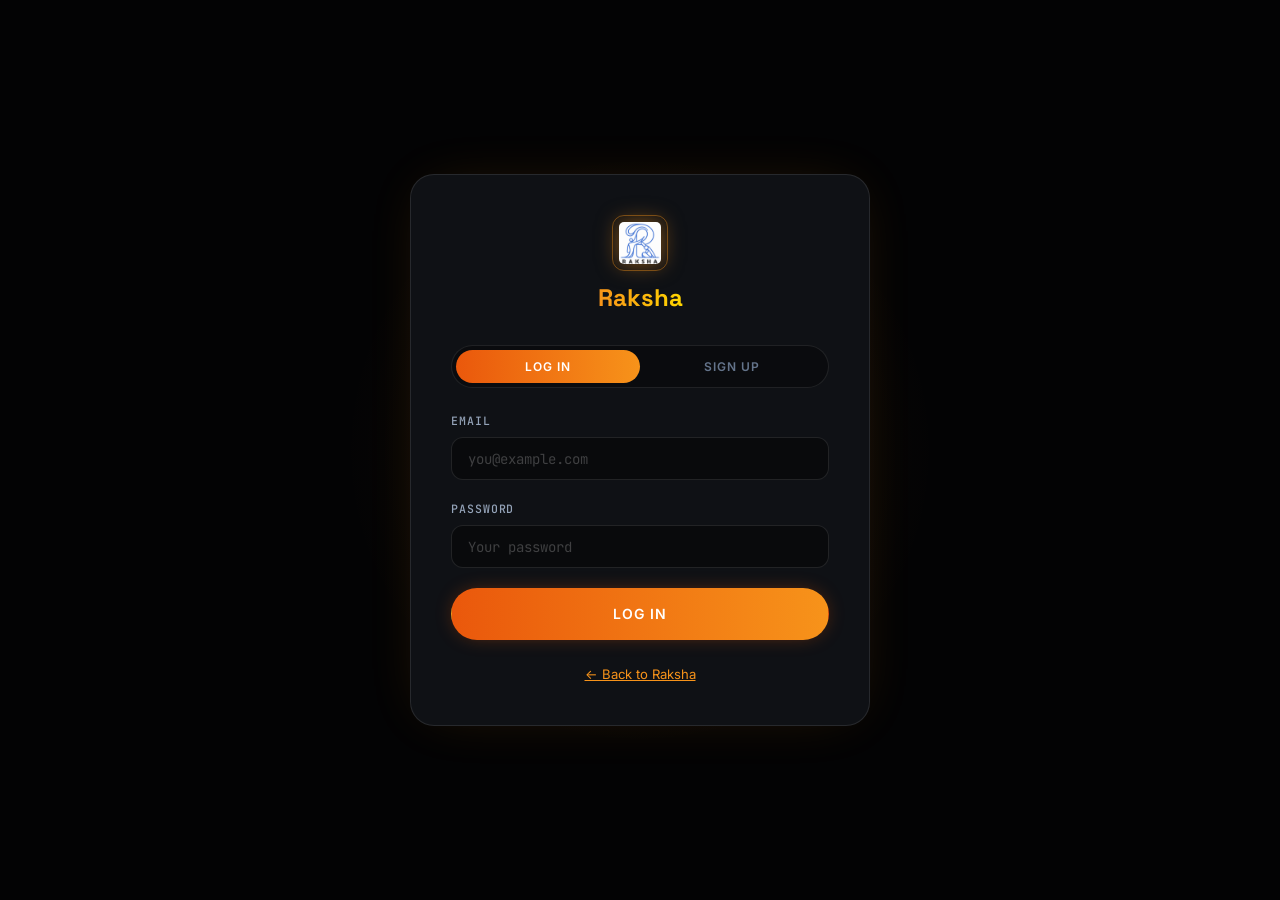
<file: frontend/index.html>
<!DOCTYPE html>
<html lang="en">
<head>
    <meta charset="UTF-8">
    <meta name="viewport" content="width=device-width, initial-scale=1.0">
    <title>Raksha — AI-Powered Humanitarian Resource Platform</title>
    <meta name="description" content="Raksha connects NGOs with skilled volunteers to tackle humanitarian crises through AI-powered resource allocation.">
    <link rel="icon" type="image/png" href="assets/logo.png">
    <link rel="stylesheet" href="css/styles.css">
</head>
<body>
    <!-- Navigation -->
    <nav class="navbar">
        <div class="navbar-content">
            <a href="index.html" class="navbar-brand">
                <img src="assets/logo.png" alt="Raksha">
                Raksha
            </a>
            <div class="menu-toggle" onclick="toggleMenu()">
                <span></span><span></span><span></span>
            </div>
            <ul class="navbar-nav" id="navbarNav">
                <li><a href="index.html" class="active">Home</a></li>
                <li><a href="dashboard.html">Dashboard</a></li>
                <li><a href="upload.html">Upload</a></li>
                <li><a href="map.html">Map</a></li>
                <li><a href="volunteer.html">Volunteers</a></li>
            </ul>
            <div class="navbar-actions" id="navAuth">
                <a href="login.html" class="btn btn-secondary btn-sm">Log in</a>
                <a href="login.html#register" class="btn btn-primary btn-sm">Sign up</a>
            </div>
        </div>
    </nav>

    <!-- Hero Section -->
    <section class="hero" id="hero">
        <div class="hero-content">
            <h1>Protecting Communities Through Intelligent Action</h1>
            <p>Raksha connects humanitarian needs with the right volunteers and resources — powered by AI classification and smart matching.</p>
            <div class="hero-actions">
                <a href="upload.html" class="btn btn-primary btn-lg">📝 Report an Issue</a>
                <a href="dashboard.html" class="btn btn-secondary btn-lg">📊 View Dashboard</a>
            </div>
        </div>
    </section>

    <!-- Stats Overview -->
    <div class="container">
        <div class="stats-grid" id="statsGrid">
            <div class="stat-card">
                <div class="stat-value" id="totalIssues">-</div>
                <div class="stat-label">Total Issues</div>
            </div>
            <div class="stat-card">
                <div class="stat-value" id="pendingIssues">-</div>
                <div class="stat-label">Pending</div>
            </div>
            <div class="stat-card">
                <div class="stat-value" id="highPriority">-</div>
                <div class="stat-label">High Priority</div>
            </div>
            <div class="stat-card">
                <div class="stat-value" id="peopleAffected">-</div>
                <div class="stat-label">People Affected</div>
            </div>
        </div>

        <!-- Features -->
        <h2 class="text-center mb-2">Platform Features</h2>
        <div class="grid grid-3">
            <div class="card feature-card">
                <div class="card-icon">📊</div>
                <h3>Dashboard</h3>
                <p>Real-time overview of all humanitarian issues with urgency levels and priority rankings.</p>
                <a href="dashboard.html" class="btn btn-outline btn-block mt-2 btn-sm">View Dashboard</a>
            </div>
            <div class="card feature-card">
                <div class="card-icon">📍</div>
                <h3>Interactive Map</h3>
                <p>Visualize issues on a map with color-coded markers based on urgency levels.</p>
                <a href="map.html" class="btn btn-outline btn-block mt-2 btn-sm">View Map</a>
            </div>
            <div class="card feature-card">
                <div class="card-icon">📤</div>
                <h3>Quick Upload</h3>
                <p>Upload NGO data via form or CSV. AI automatically classifies and prioritizes issues.</p>
                <a href="upload.html" class="btn btn-outline btn-block mt-2 btn-sm">Upload Data</a>
            </div>
            <div class="card feature-card">
                <div class="card-icon">🤖</div>
                <h3>AI Classification</h3>
                <p>Smart categorization into Water, Food, Healthcare, Shelter, and Education.</p>
            </div>
            <div class="card feature-card">
                <div class="card-icon">👥</div>
                <h3>Volunteer Matching</h3>
                <p>Match volunteers to tasks based on skills and geographic proximity.</p>
                <a href="volunteer.html" class="btn btn-outline btn-block mt-2 btn-sm">Manage Volunteers</a>
            </div>
            <div class="card feature-card">
                <div class="card-icon">📋</div>
                <h3>Task Assignment</h3>
                <p>Assign tasks to volunteers and track completion status in real-time.</p>
            </div>
        </div>

        <!-- Quick Actions -->
        <h2 class="text-center mt-3 mb-2">Quick Actions</h2>
        <div class="grid grid-4">
            <a href="upload.html" class="btn btn-primary btn-lg">📝 Report Issue</a>
            <a href="dashboard.html" class="btn btn-secondary btn-lg">📊 View All Issues</a>
            <a href="map.html" class="btn btn-primary btn-lg">🗺️ View Map</a>
            <a href="volunteer.html" class="btn btn-secondary btn-lg">🤝 Volunteer</a>
        </div>
    </div>

    <!-- Footer -->
    <footer class="footer">
        <p>&copy; 2026 Raksha. AI-powered humanitarian resource allocation.</p>
    </footer>

    <script src="js/auth-guard.js"></script>
    <script>
        function toggleMenu() {
            document.getElementById('navbarNav').classList.toggle('active');
        }

        async function loadStats() {
            try {
                const response = await fetch('http://localhost:8000/issues/stats/summary');
                const data = await response.json();
                if (data.success) {
                    document.getElementById('totalIssues').textContent = data.summary.total_issues;
                    document.getElementById('pendingIssues').textContent = data.summary.pending_issues;
                    document.getElementById('highPriority').textContent = data.summary.high_priority_issues;
                    document.getElementById('peopleAffected').textContent = data.summary.total_people_affected.toLocaleString();
                }
            } catch (error) {
                console.log('Stats unavailable - backend may not be running');
                document.getElementById('totalIssues').textContent = '0';
                document.getElementById('pendingIssues').textContent = '0';
                document.getElementById('highPriority').textContent = '0';
                document.getElementById('peopleAffected').textContent = '0';
            }
        }

        document.addEventListener('DOMContentLoaded', async () => {
            await initAuthGuard(); // blocks if not logged in
            loadStats();
        });
    </script>
</body>
</html>
</file>
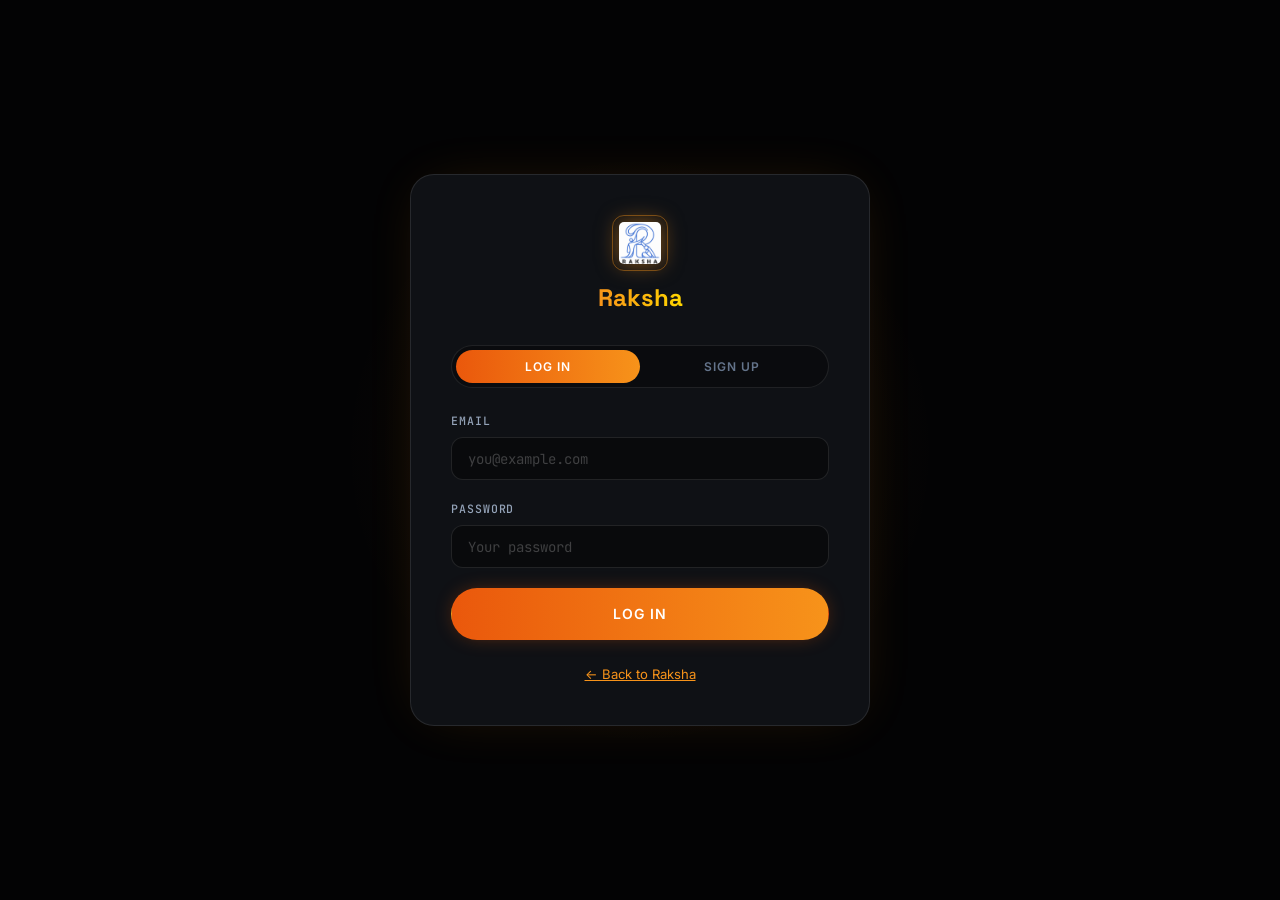
<file: frontend/admin.html>
<!DOCTYPE html>
<html lang="en">
<head>
    <meta charset="UTF-8">
    <meta name="viewport" content="width=device-width, initial-scale=1.0">
    <title>Admin Panel — Raksha</title>
    <link rel="icon" type="image/png" href="assets/logo.png">
    <link rel="stylesheet" href="css/styles.css">
</head>
<body>
    <nav class="navbar">
        <div class="navbar-content">
            <a href="index.html" class="navbar-brand"><img src="assets/logo.png" alt="Raksha">Raksha</a>
            <div class="menu-toggle" onclick="toggleMenu()"><span></span><span></span><span></span></div>
            <ul class="navbar-nav" id="navbarNav">
                <li><a href="index.html">Home</a></li>
                <li><a href="dashboard.html">Dashboard</a></li>
                <li><a href="upload.html">Upload</a></li>
                <li><a href="map.html">Map</a></li>
                <li><a href="volunteer.html">Volunteers</a></li>
                <li><a href="admin.html" class="active">Admin</a></li>
            </ul>
            <div class="navbar-actions">
                <span class="text-muted" id="adminName" style="font-size:0.85rem;"></span>
                <button class="btn btn-secondary btn-sm" onclick="logout()">Log out</button>
            </div>
        </div>
    </nav>

    <div class="container">
        <div class="page-header">
            <h1>Admin Panel</h1>
            <p>Manage users and approve volunteer requests</p>
        </div>

        <!-- Stats -->
        <div class="admin-stats">
            <div class="stat-card">
                <div class="stat-value" id="statTotal">-</div>
                <div class="stat-label">Total Users</div>
            </div>
            <div class="stat-card">
                <div class="stat-value" id="statPending">-</div>
                <div class="stat-label">Pending Approval</div>
            </div>
            <div class="stat-card">
                <div class="stat-value" id="statNGOs">-</div>
                <div class="stat-label">NGOs</div>
            </div>
            <div class="stat-card">
                <div class="stat-value" id="statVolunteers">-</div>
                <div class="stat-label">Volunteers</div>
            </div>
        </div>

        <!-- Pending Approvals -->
        <div class="card mb-2">
            <div class="card-header">
                <h2 class="card-title">⏳ Pending Volunteer Approvals</h2>
                <button class="btn btn-outline btn-sm" onclick="loadPending()">Refresh</button>
            </div>
            <div id="pendingList">
                <div class="text-center text-muted" style="padding:2rem;">
                    <div class="spinner"></div>
                    Loading pending approvals...
                </div>
            </div>
        </div>

        <!-- All Users -->
        <div class="card">
            <div class="card-header">
                <h2 class="card-title">👥 All Users</h2>
                <div class="flex gap-1">
                    <select class="form-control" id="filterRole" onchange="loadUsers()" style="width:auto;">
                        <option value="">All Roles</option>
                        <option value="ngo">NGO</option>
                        <option value="volunteer">Volunteer</option>
                        <option value="admin">Admin</option>
                    </select>
                    <button class="btn btn-outline btn-sm" onclick="loadUsers()">Refresh</button>
                </div>
            </div>
            <div class="table-container">
                <table>
                    <thead>
                        <tr>
                            <th>Name</th><th>Email</th><th>Role</th><th>Status</th><th>Joined</th><th>Actions</th>
                        </tr>
                    </thead>
                    <tbody id="usersTableBody">
                        <tr><td colspan="6" class="text-center"><div class="spinner"></div>Loading users...</td></tr>
                    </tbody>
                </table>
            </div>
        </div>
    </div>

    <footer class="footer">
        <p>&copy; 2026 Raksha. AI-powered humanitarian resource allocation.</p>
    </footer>

    <script src="js/auth-guard.js"></script>
    <script>
        const API_BASE = 'http://localhost:8000';
        let token = localStorage.getItem('raksha_token');
        let user = JSON.parse(localStorage.getItem('raksha_user') || '{}');

        // Guard: verify admin with backend, not just localStorage
        document.addEventListener('DOMContentLoaded', async () => {
            await initAuthGuard(['admin']);
            user = window.RakshaAuth.getUser() || {};
            token = window.RakshaAuth.getToken();
            if (user.display_name) document.getElementById('adminName').textContent = user.display_name;
            loadPending();
            loadUsers();
        });

        function toggleMenu() { document.getElementById('navbarNav').classList.toggle('active'); }
        function logout() {
            localStorage.removeItem('raksha_user');
            localStorage.removeItem('raksha_token');
            window.location.href = 'login.html';
        }

        async function authFetch(url, opts = {}) {
            opts.headers = { ...opts.headers, 'Authorization': 'Bearer ' + token, 'Content-Type': 'application/json' };
            const res = await fetch(url, opts);
            if (res.status === 401 || res.status === 403) { logout(); return null; }
            return res.json();
        }

        async function loadPending() {
            const data = await authFetch(`${API_BASE}/admin/pending-volunteers`);
            const list = document.getElementById('pendingList');
            if (!data || !data.volunteers || data.volunteers.length === 0) {
                list.innerHTML = '<p class="text-center text-muted" style="padding:2rem;">No pending approvals 🎉</p>';
                return;
            }
            list.innerHTML = data.volunteers.map(v => `
                <div class="approval-card">
                    <div class="approval-header">
                        <div>
                            <div class="approval-name">${v.display_name || 'Unknown'}</div>
                            <div class="approval-email">${v.email}</div>
                        </div>
                        <span class="badge badge-pending">Pending</span>
                    </div>
                    <div class="approval-meta">
                        <span class="approval-meta-item">📊 ${v.experience_level || 'N/A'}</span>
                        <span class="approval-meta-item">📅 ${v.created_at ? new Date(v.created_at).toLocaleDateString() : 'N/A'}</span>
                    </div>
                    <div class="approval-skills">
                        ${(v.skills || []).map(s => `<span class="skill-tag">${s}</span>`).join('')}
                    </div>
                    <div class="approval-actions">
                        <button class="btn btn-success btn-sm" onclick="approveUser('${v.id}')">✅ Approve</button>
                        <button class="btn btn-danger btn-sm" onclick="rejectUser('${v.id}')">❌ Reject</button>
                    </div>
                </div>
            `).join('');
        }

        async function loadUsers() {
            const role = document.getElementById('filterRole').value;
            const params = role ? `?role=${role}` : '';
            const data = await authFetch(`${API_BASE}/admin/users${params}`);
            if (!data) return;

            document.getElementById('statTotal').textContent = data.total || 0;
            document.getElementById('statPending').textContent = data.users ? data.users.filter(u => u.status === 'pending').length : 0;
            document.getElementById('statNGOs').textContent = data.users ? data.users.filter(u => u.role === 'ngo').length : 0;
            document.getElementById('statVolunteers').textContent = data.users ? data.users.filter(u => u.role === 'volunteer').length : 0;

            const tbody = document.getElementById('usersTableBody');
            if (!data.users || data.users.length === 0) {
                tbody.innerHTML = '<tr><td colspan="6" class="text-center text-muted">No users found</td></tr>';
                return;
            }
            tbody.innerHTML = data.users.map(u => `
                <tr>
                    <td>${u.display_name || '-'}</td>
                    <td>${u.email}</td>
                    <td><span class="badge badge-${u.role === 'admin' ? 'assigned' : u.role === 'ngo' ? 'pending' : 'low'}">${u.role}</span></td>
                    <td><span class="badge badge-${u.status === 'approved' ? 'success' : u.status === 'pending' ? 'warning' : 'high'}">${u.status}</span></td>
                    <td>${u.created_at ? new Date(u.created_at).toLocaleDateString() : '-'}</td>
                    <td>
                        ${u.status === 'pending' ? `<button class="btn btn-success btn-sm" onclick="approveUser('${u.id}')">Approve</button>` : ''}
                        ${u.role !== 'admin' ? `<button class="btn btn-danger btn-sm" onclick="rejectUser('${u.id}')">Remove</button>` : ''}
                    </td>
                </tr>
            `).join('');
        }

        async function approveUser(userId) {
            if (!confirm('Approve this volunteer?')) return;
            await authFetch(`${API_BASE}/admin/approve/${userId}`, { method: 'POST' });
            loadPending();
            loadUsers();
        }

        async function rejectUser(userId) {
            if (!confirm('Reject/remove this user?')) return;
            await authFetch(`${API_BASE}/admin/reject/${userId}`, { method: 'POST' });
            loadPending();
            loadUsers();
        }

        // Init is handled by DOMContentLoaded above
    </script>
</body>
</html>
</file>
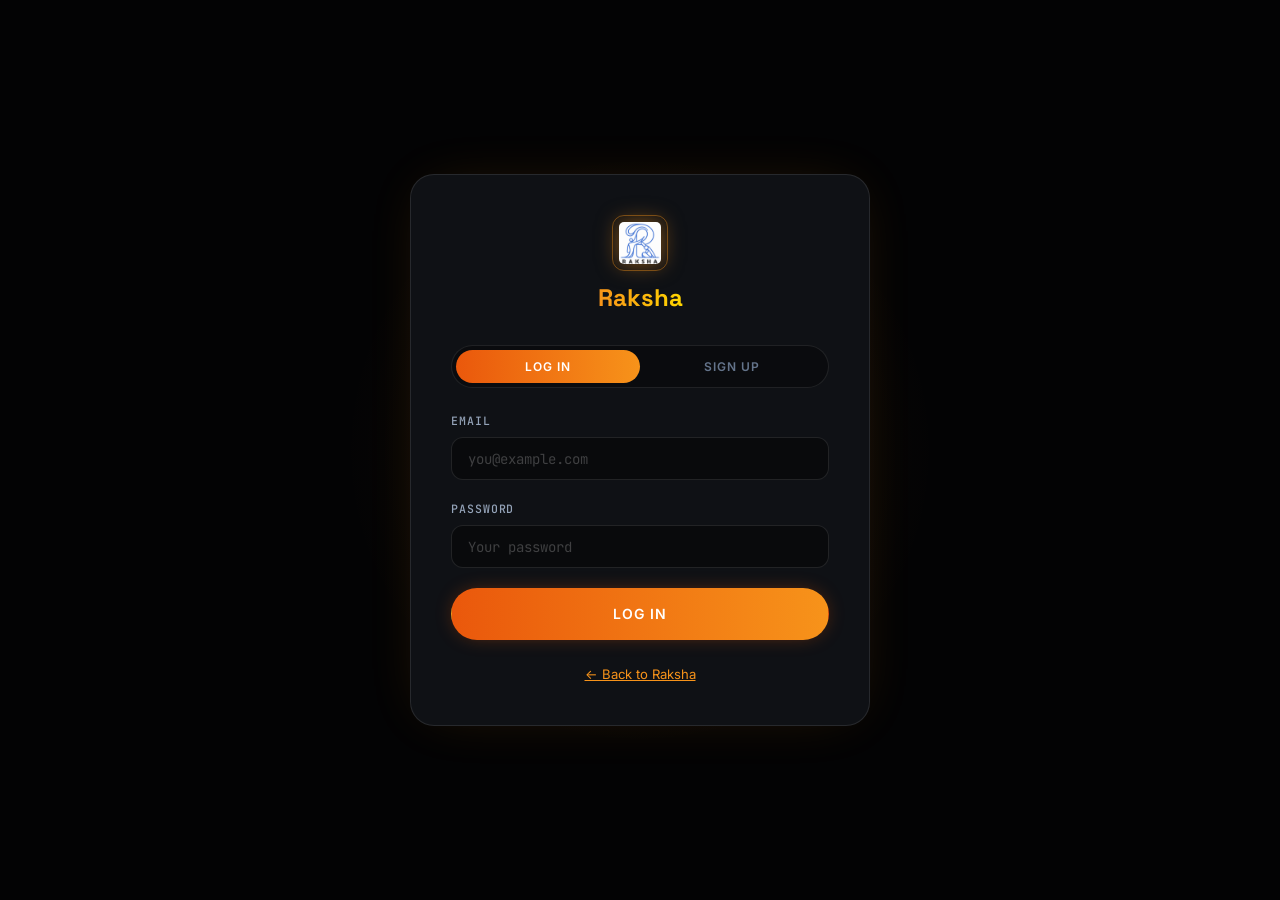
<file: frontend/dashboard.html>
<!DOCTYPE html>
<html lang="en">
<head>
    <meta charset="UTF-8">
    <meta name="viewport" content="width=device-width, initial-scale=1.0">
    <title>Dashboard — Raksha</title>
    <meta name="description" content="Monitor and manage all humanitarian issues on the Raksha platform.">
    <link rel="icon" type="image/png" href="assets/logo.png">
    <link rel="stylesheet" href="css/styles.css">
</head>
<body>
    <nav class="navbar">
        <div class="navbar-content">
            <a href="index.html" class="navbar-brand">
                <img src="assets/logo.png" alt="Raksha">Raksha
            </a>
            <div class="menu-toggle" onclick="toggleMenu()"><span></span><span></span><span></span></div>
            <ul class="navbar-nav" id="navbarNav">
                <li><a href="index.html">Home</a></li>
                <li><a href="dashboard.html" class="active">Dashboard</a></li>
                <li><a href="upload.html">Upload</a></li>
                <li><a href="map.html">Map</a></li>
                <li><a href="ngo.html">NGO Portal</a></li>
                <li><a href="volunteer.html">Volunteers</a></li>
            </ul>
            <div class="navbar-actions" id="navAuth">
                <a href="login.html" class="btn btn-secondary btn-sm">Log in</a>
            </div>
        </div>
    </nav>

    <div class="container">
        <div class="page-header">
            <h1>Issue Dashboard</h1>
            <p>Monitor and manage all humanitarian issues</p>
        </div>

        <!-- Filters -->
        <div class="card mb-2">
            <div class="grid grid-4">
                <div class="form-group">
                    <label class="form-label">Status</label>
                    <select class="form-control" id="filterStatus" onchange="applyFilters()">
                        <option value="">All Status</option>
                        <option value="pending">Pending</option>
                        <option value="assigned">Assigned</option>
                        <option value="completed">Completed</option>
                    </select>
                </div>
                <div class="form-group">
                    <label class="form-label">Category</label>
                    <select class="form-control" id="filterCategory" onchange="applyFilters()">
                        <option value="">All Categories</option>
                        <option value="Water">Water</option>
                        <option value="Food">Food</option>
                        <option value="Healthcare">Healthcare</option>
                        <option value="Shelter">Shelter</option>
                        <option value="Education">Education</option>
                    </select>
                </div>
                <div class="form-group">
                    <label class="form-label">Priority</label>
                    <select class="form-control" id="filterPriority" onchange="applyFilters()">
                        <option value="">All Priorities</option>
                        <option value="High">High</option>
                        <option value="Medium">Medium</option>
                        <option value="Low">Low</option>
                    </select>
                </div>
                <div class="form-group">
                    <label class="form-label">&nbsp;</label>
                    <button class="btn btn-primary btn-block" onclick="loadIssues()">Refresh</button>
                </div>
            </div>
        </div>

        <!-- Issues Table -->
        <div class="table-container">
            <table>
                <thead>
                    <tr>
                        <th>Location</th>
                        <th>Issue</th>
                        <th>Category</th>
                        <th>People</th>
                        <th>Urgency</th>
                        <th>Priority</th>
                        <th>Status</th>
                        <th>Photo</th>
                        <th>Accessibility</th>
                        <th>Actions</th>
                    </tr>
                </thead>
                <tbody id="issuesTableBody">
                    <tr>
                        <td colspan="10" class="text-center">
                            <div class="spinner"></div>
                            Loading issues...
                        </td>
                    </tr>
                </tbody>
            </table>
        </div>
    </div>

    <footer class="footer">
        <p>&copy; 2026 Raksha. AI-powered humanitarian resource allocation.</p>
    </footer>

    <script src="js/auth-guard.js"></script>
    <script src="js/api.js"></script>
    <script src="js/dashboard.js"></script>
    <script>
        document.addEventListener('DOMContentLoaded', async () => {
            await initAuthGuard();
            loadIssues();
        });
    </script>
</body>
</html>
</file>
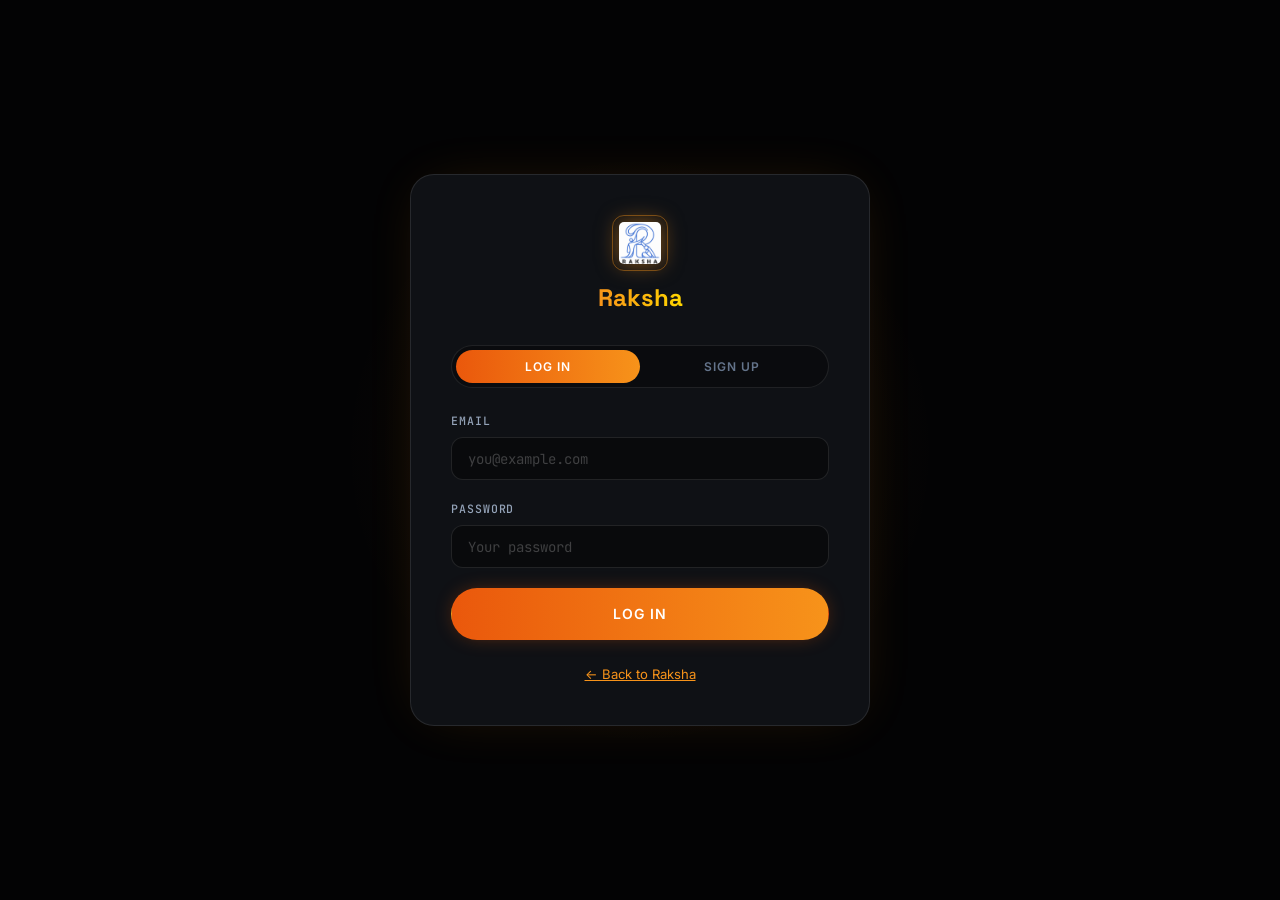
<file: frontend/login.html>
<!DOCTYPE html>
<html lang="en">
<head>
    <meta charset="UTF-8">
    <meta name="viewport" content="width=device-width, initial-scale=1.0">
    <title>Login — Raksha</title>
    <meta name="description" content="Sign in or create your Raksha account to access the humanitarian resource platform.">
    <link rel="icon" type="image/png" href="assets/logo.png">
    <link rel="stylesheet" href="css/styles.css">
</head>
<body>
    <div class="auth-page">
        <div class="auth-card">
            <div class="auth-logo">
                <img src="assets/logo.png" alt="Raksha">
                <h1>Raksha</h1>
            </div>

            <!-- Tabs -->
            <div class="auth-tabs" id="authTabs">
                <button class="auth-tab active" onclick="switchTab('login')">Log In</button>
                <button class="auth-tab" onclick="switchTab('register')">Sign Up</button>
            </div>

            <!-- Login Form -->
            <form id="loginForm" onsubmit="handleLogin(event)">
                <div class="form-group">
                    <label class="form-label" for="loginEmail">Email</label>
                    <input type="email" id="loginEmail" class="form-control" placeholder="you@example.com" required>
                </div>
                <div class="form-group">
                    <label class="form-label" for="loginPassword">Password</label>
                    <input type="password" id="loginPassword" class="form-control" placeholder="Your password" required>
                </div>
                <div id="loginError" class="alert alert-error hidden"></div>
                <button type="submit" class="btn btn-primary btn-block btn-lg" id="loginBtn">Log In</button>
            </form>

            <!-- Register Form -->
            <form id="registerForm" class="hidden" onsubmit="handleRegister(event)">
                <div class="form-group">
                    <label class="form-label" for="regName">Full Name</label>
                    <input type="text" id="regName" class="form-control" placeholder="John Doe" required>
                </div>
                <div class="form-group">
                    <label class="form-label" for="regEmail">Email</label>
                    <input type="email" id="regEmail" class="form-control" placeholder="you@example.com" required>
                </div>
                <div class="form-group">
                    <label class="form-label" for="regPassword">Password</label>
                    <input type="password" id="regPassword" class="form-control" placeholder="Min 6 characters" minlength="6" required>
                </div>

                <!-- Role Selector -->
                <label class="form-label">I am a...</label>
                <div class="role-selector" id="roleSelector">
                    <div class="role-option active" onclick="selectRole('ngo')" id="roleNgo">
                        <div class="role-icon">🏢</div>
                        <div class="role-label">NGO</div>
                        <div class="role-desc">Report issues & request help</div>
                    </div>
                    <div class="role-option" onclick="selectRole('volunteer')" id="roleVolunteer">
                        <div class="role-icon">🤝</div>
                        <div class="role-label">Volunteer</div>
                        <div class="role-desc">Offer skills & help communities</div>
                    </div>
                </div>

                <!-- NGO fields -->
                <div id="ngoFields">
                    <div class="form-group">
                        <label class="form-label" for="orgName">Organization Name</label>
                        <input type="text" id="orgName" class="form-control" placeholder="Your NGO name">
                    </div>
                    <div class="form-group">
                        <label class="form-label" for="regNumber">Registration Number</label>
                        <input type="text" id="regNumber" class="form-control" placeholder="NGO registration ID">
                    </div>
                </div>

                <!-- Volunteer fields -->
                <div id="volunteerFields" class="hidden">
                    <div class="form-group">
                        <label class="form-label" for="volSkillsReg">Skills (comma-separated)</label>
                        <input type="text" id="volSkillsReg" class="form-control" placeholder="medical, teaching, plumbing">
                    </div>
                    <div class="form-group">
                        <label class="form-label" for="expLevel">Experience Level</label>
                        <select class="form-control" id="expLevel">
                            <option value="beginner">Beginner</option>
                            <option value="intermediate">Intermediate</option>
                            <option value="expert">Expert</option>
                        </select>
                    </div>
                </div>

                <div id="registerError" class="alert alert-error hidden"></div>
                <button type="submit" class="btn btn-primary btn-block btn-lg" id="registerBtn">Create Account</button>
            </form>

            <div class="auth-footer">
                <a href="index.html">← Back to Raksha</a>
            </div>
        </div>
    </div>

    <script>
        const API_BASE = 'http://localhost:8000';
        let selectedRole = 'ngo';

        // Check hash for initial tab
        if (window.location.hash === '#register') switchTab('register');

        function switchTab(tab) {
            const tabs = document.querySelectorAll('.auth-tab');
            tabs[0].classList.toggle('active', tab === 'login');
            tabs[1].classList.toggle('active', tab === 'register');
            document.getElementById('loginForm').classList.toggle('hidden', tab !== 'login');
            document.getElementById('registerForm').classList.toggle('hidden', tab !== 'register');
            // Clear errors
            document.getElementById('loginError').classList.add('hidden');
            document.getElementById('registerError').classList.add('hidden');
        }

        function selectRole(role) {
            selectedRole = role;
            document.getElementById('roleNgo').classList.toggle('active', role === 'ngo');
            document.getElementById('roleVolunteer').classList.toggle('active', role === 'volunteer');
            document.getElementById('ngoFields').classList.toggle('hidden', role !== 'ngo');
            document.getElementById('volunteerFields').classList.toggle('hidden', role !== 'volunteer');
        }

        function showError(elemId, msg) {
            const el = document.getElementById(elemId);
            el.textContent = msg;
            el.classList.remove('hidden');
        }

        function validateEmail(email) {
            const emailRegex = /^[^\s@]+@[^\s@]+\.[^\s@]+$/;
            return emailRegex.test(email);
        }

        function validateLoginForm() {
            const email = document.getElementById('loginEmail').value.trim();
            const password = document.getElementById('loginPassword').value;

            if (!email) {
                showError('loginError', 'Email is required');
                return false;
            }
            if (!validateEmail(email)) {
                showError('loginError', 'Please enter a valid email address');
                return false;
            }
            if (!password) {
                showError('loginError', 'Password is required');
                return false;
            }
            if (password.length < 6) {
                showError('loginError', 'Password must be at least 6 characters');
                return false;
            }
            return true;
        }

        function validateRegisterForm() {
            const name = document.getElementById('regName').value.trim();
            const email = document.getElementById('regEmail').value.trim();
            const password = document.getElementById('regPassword').value;

            if (!name) {
                showError('registerError', 'Full name is required');
                return false;
            }
            if (name.length < 2) {
                showError('registerError', 'Full name must be at least 2 characters');
                return false;
            }
            if (!email) {
                showError('registerError', 'Email is required');
                return false;
            }
            if (!validateEmail(email)) {
                showError('registerError', 'Please enter a valid email address');
                return false;
            }
            if (!password) {
                showError('registerError', 'Password is required');
                return false;
            }
            if (password.length < 6) {
                showError('registerError', 'Password must be at least 6 characters');
                return false;
            }

            if (selectedRole === 'ngo') {
                const orgName = document.getElementById('orgName').value.trim();
                if (!orgName) {
                    showError('registerError', 'Organization name is required');
                    return false;
                }
            }

            return true;
        }

        async function handleLogin(e) {
            e.preventDefault();
            document.getElementById('loginError').classList.add('hidden');

            // Validate form
            if (!validateLoginForm()) {
                return;
            }

            const btn = document.getElementById('loginBtn');
            btn.textContent = 'Logging in...';
            btn.disabled = true;

            try {
                const res = await fetch(`${API_BASE}/auth/login`, {
                    method: 'POST',
                    headers: { 'Content-Type': 'application/json' },
                    body: JSON.stringify({
                        email: document.getElementById('loginEmail').value.trim(),
                        password: document.getElementById('loginPassword').value
                    })
                });
                const data = await res.json();
                if (!res.ok) throw new Error(data.detail || 'Login failed');

                // Store session
                localStorage.setItem('raksha_user', JSON.stringify(data.user));
                localStorage.setItem('raksha_token', data.token);

                // Redirect based on role
                if (data.user.role === 'admin') {
                    window.location.href = 'admin.html';
                } else if (data.user.status === 'pending') {
                    window.location.href = 'pending.html';
                } else {
                    window.location.href = 'dashboard.html';
                }
            } catch (err) {
                showError('loginError', err.message);
            } finally {
                btn.textContent = 'Log In';
                btn.disabled = false;
            }
        }

        async function handleRegister(e) {
            e.preventDefault();
            document.getElementById('registerError').classList.add('hidden');

            // Validate form
            if (!validateRegisterForm()) {
                return;
            }

            const btn = document.getElementById('registerBtn');
            btn.textContent = 'Creating account...';
            btn.disabled = true;

            const payload = {
                email: document.getElementById('regEmail').value.trim(),
                password: document.getElementById('regPassword').value,
                display_name: document.getElementById('regName').value.trim(),
                role: selectedRole
            };

            if (selectedRole === 'ngo') {
                payload.organization_name = document.getElementById('orgName').value.trim();
                payload.registration_number = document.getElementById('regNumber').value.trim();
            } else {
                payload.skills = document.getElementById('volSkillsReg').value
                    .split(',').map(s => s.trim()).filter(Boolean);
                payload.experience_level = document.getElementById('expLevel').value;
            }

            try {
                const res = await fetch(`${API_BASE}/auth/register`, {
                    method: 'POST',
                    headers: { 'Content-Type': 'application/json' },
                    body: JSON.stringify(payload)
                });
                const data = await res.json();
                if (!res.ok) throw new Error(data.detail || 'Registration failed');

                localStorage.setItem('raksha_user', JSON.stringify(data.user));
                localStorage.setItem('raksha_token', data.token);

                if (data.user.status === 'pending') {
                    window.location.href = 'pending.html';
                } else {
                    window.location.href = 'dashboard.html';
                }
            } catch (err) {
                showError('registerError', err.message);
            } finally {
                btn.textContent = 'Create Account';
                btn.disabled = false;
            }
        }
    </script>
</body>
</html>
</file>
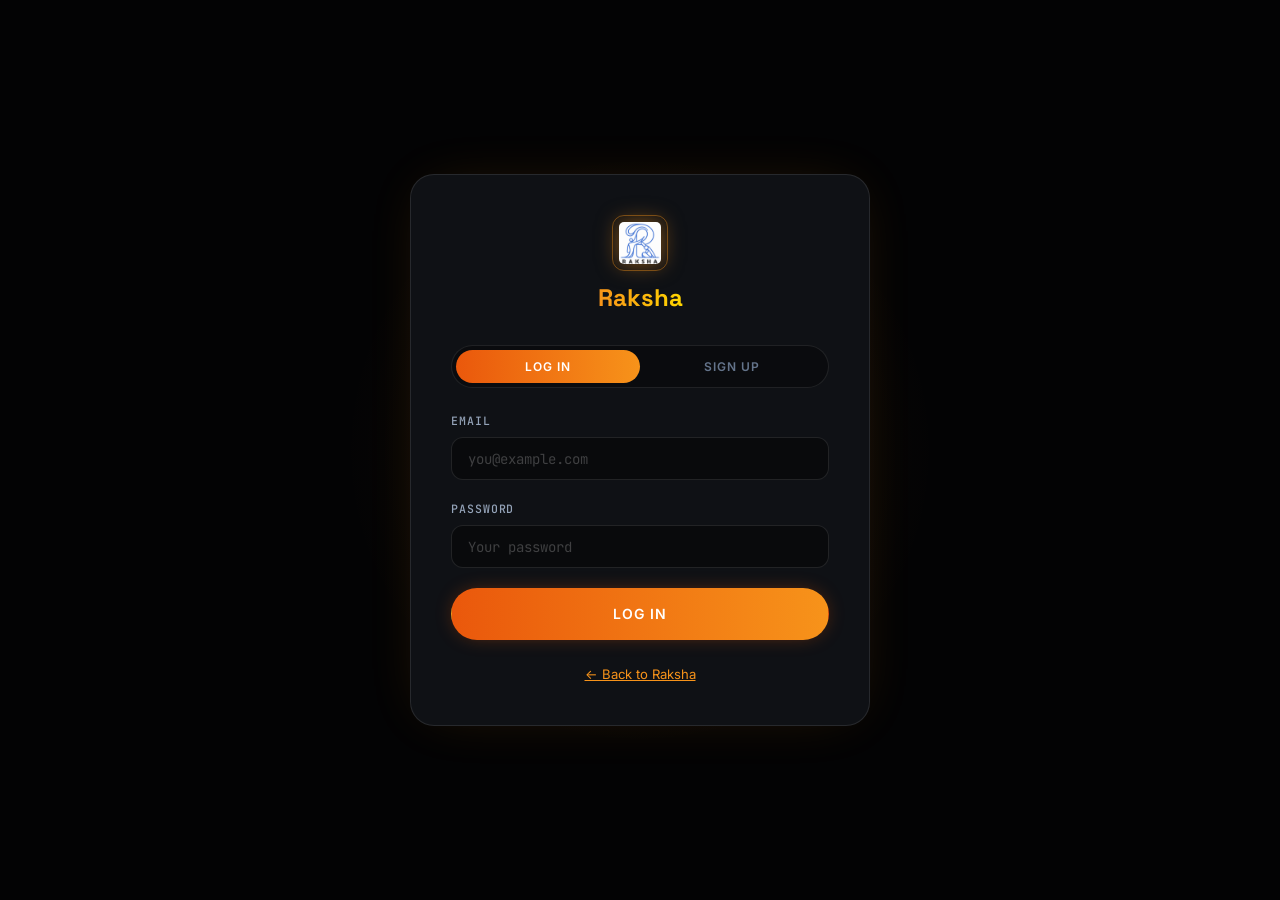
<file: frontend/ngo.html>
<!DOCTYPE html>
<html lang="en">
<head>
    <meta charset="UTF-8">
    <meta name="viewport" content="width=device-width, initial-scale=1.0">
    <title>NGO Portal — Raksha</title>
    <meta name="description" content="NGO portal — assign tasks to volunteers and add new volunteers directly.">
    <link rel="icon" type="image/png" href="assets/logo.png">
    <link rel="stylesheet" href="css/styles.css">
    <style>
        /* ── NGO Portal Extras ── */
        .ngo-hero {
            background: linear-gradient(135deg, #1e1b4b 0%, #312e81 50%, #4338ca 100%);
            border-radius: 1rem;
            padding: 2rem;
            margin-bottom: 2rem;
            display: flex;
            align-items: center;
            gap: 1.5rem;
        }
        .ngo-hero-icon { font-size: 3rem; }
        .ngo-hero h1 { margin: 0 0 0.25rem; font-size: 1.75rem; }
        .ngo-hero p  { margin: 0; color: #a5b4fc; }

        .tab-bar {
            display: flex;
            gap: 0.5rem;
            border-bottom: 2px solid var(--border);
            margin-bottom: 1.5rem;
        }
        .tab-btn {
            background: none;
            border: none;
            padding: 0.75rem 1.25rem;
            cursor: pointer;
            color: var(--text-secondary);
            font-size: 0.95rem;
            font-weight: 500;
            border-bottom: 2px solid transparent;
            margin-bottom: -2px;
            transition: color 0.2s, border-color 0.2s;
        }
        .tab-btn.active { color: #818cf8; border-bottom-color: #818cf8; }
        .tab-btn:hover  { color: var(--text-primary); }

        .tab-panel { display: none; }
        .tab-panel.active { display: block; }

        .assign-grid {
            display: grid;
            grid-template-columns: 1fr 1fr;
            gap: 1rem;
            margin-bottom: 1rem;
        }
        @media(max-width:768px){ .assign-grid { grid-template-columns: 1fr; } }

        .vol-card {
            background: var(--card-bg);
            border: 1px solid var(--border);
            border-radius: 0.75rem;
            padding: 1rem 1.25rem;
            display: flex;
            align-items: center;
            justify-content: space-between;
            gap: 1rem;
            transition: border-color 0.2s;
        }
        .vol-card:hover { border-color: #818cf8; }
        .vol-card.selected { border-color: #6366f1; background: rgba(99,102,241,.08); }
        .vol-card-info strong { display: block; margin-bottom: 0.2rem; }
        .vol-card-info small { color: var(--text-secondary); font-size: 0.8rem; }

        .issue-select-item {
            padding: 0.75rem 1rem;
            border: 1px solid var(--border);
            border-radius: 0.5rem;
            cursor: pointer;
            transition: border-color 0.2s, background 0.2s;
            margin-bottom: 0.5rem;
        }
        .issue-select-item:hover   { border-color: #818cf8; background: rgba(99,102,241,.06); }
        .issue-select-item.selected{ border-color: #6366f1; background: rgba(99,102,241,.12); }
        .issue-select-item .issue-title { font-weight: 600; margin-bottom: 0.2rem; }
        .issue-select-item .issue-meta  { font-size: 0.8rem; color: var(--text-secondary); }

        .toast {
            position: fixed;
            bottom: 2rem;
            right: 2rem;
            padding: 0.85rem 1.5rem;
            border-radius: 0.5rem;
            font-weight: 500;
            z-index: 9999;
            animation: slideUp 0.3s ease;
            max-width: 340px;
        }
        .toast-success { background: #064e3b; color: #6ee7b7; border: 1px solid #065f46; }
        .toast-error   { background: #450a0a; color: #fca5a5; border: 1px solid #7f1d1d; }
        @keyframes slideUp {
            from { opacity: 0; transform: translateY(1rem); }
            to   { opacity: 1; transform: translateY(0); }
        }
    </style>
</head>
<body>
    <nav class="navbar">
        <div class="navbar-content">
            <a href="index.html" class="navbar-brand"><img src="assets/logo.png" alt="Raksha">Raksha</a>
            <div class="menu-toggle" onclick="toggleMenu()"><span></span><span></span><span></span></div>
            <ul class="navbar-nav" id="navbarNav">
                <li><a href="index.html">Home</a></li>
                <li><a href="dashboard.html">Dashboard</a></li>
                <li><a href="upload.html">Upload</a></li>
                <li><a href="map.html">Map</a></li>
                <li><a href="ngo.html" class="active">NGO Portal</a></li>
                <li><a href="volunteer.html">Volunteers</a></li>
            </ul>
            <div class="navbar-actions" id="navAuth">
                <a href="login.html" class="btn btn-secondary btn-sm">Log in</a>
            </div>
        </div>
    </nav>

    <div class="container" style="padding-top:1.5rem;">
        <!-- Hero -->
        <div class="ngo-hero">
            <div class="ngo-hero-icon">🏢</div>
            <div>
                <h1 id="ngoName">NGO Portal</h1>
                <p>Assign open issues to approved volunteers, or add new field volunteers directly.</p>
            </div>
        </div>

        <!-- Stats row -->
        <div class="admin-stats" style="margin-bottom:1.5rem;" id="statsRow">
            <div class="stat-card">
                <div class="stat-value" id="statIssues">—</div>
                <div class="stat-label">Open Issues</div>
            </div>
            <div class="stat-card">
                <div class="stat-value" id="statVols">—</div>
                <div class="stat-label">Available Volunteers</div>
            </div>
            <div class="stat-card">
                <div class="stat-value" id="statAssigned">—</div>
                <div class="stat-label">Tasks Assigned Today</div>
            </div>
        </div>

        <!-- Tabs -->
        <div class="tab-bar">
            <button class="tab-btn active" onclick="switchTab('assign')" id="tab-assign">📋 Assign Tasks</button>
            <button class="tab-btn"        onclick="switchTab('add')"    id="tab-add">➕ Add Volunteer</button>
        </div>

        <!-- ── TAB: Assign Tasks ── -->
        <div class="tab-panel active" id="panel-assign">
            <div class="assign-grid">
                <!-- Left: issue picker -->
                <div class="card">
                    <div class="card-header">
                        <h2 class="card-title">1️⃣ Select an Issue</h2>
                        <button class="btn btn-outline btn-sm" onclick="loadIssues()">Refresh</button>
                    </div>
                    <div id="issueList" style="max-height:420px;overflow-y:auto;padding:0.5rem;">
                        <div class="text-center text-muted" style="padding:2rem;">
                            <div class="spinner"></div> Loading issues…
                        </div>
                    </div>
                </div>

                <!-- Right: volunteer picker -->
                <div class="card">
                    <div class="card-header">
                        <h2 class="card-title">2️⃣ Pick a Volunteer</h2>
                        <button class="btn btn-outline btn-sm" onclick="loadVolunteers()">Refresh</button>
                    </div>
                    <div id="volList" style="max-height:420px;overflow-y:auto;padding:0.5rem;">
                        <div class="text-center text-muted" style="padding:2rem;">
                            <div class="spinner"></div> Loading volunteers…
                        </div>
                    </div>
                </div>
            </div>

            <!-- Assignment summary + confirm button -->
            <div class="card" id="assignSummary" style="display:none;">
                <div style="display:flex;align-items:center;justify-content:space-between;flex-wrap:wrap;gap:1rem;">
                    <div>
                        <p style="margin:0;font-weight:600;">Ready to assign</p>
                        <p style="margin:0.25rem 0 0;color:var(--text-secondary);font-size:0.9rem;" id="summaryText"></p>
                    </div>
                    <button class="btn btn-primary" id="confirmAssignBtn" onclick="confirmAssign()">
                        ✅ Confirm Assignment
                    </button>
                </div>
            </div>
        </div>

        <!-- ── TAB: Add Volunteer ── -->
        <div class="tab-panel" id="panel-add">
            <div class="card" style="max-width:580px;">
                <div class="card-header">
                    <h2 class="card-title">➕ Add Field Volunteer</h2>
                </div>
                <div class="card-body">
                    <p class="text-muted" style="margin-bottom:1.25rem;font-size:0.9rem;">
                        Volunteers added here are <strong>immediately approved</strong> and available for task assignment. No email sign-up needed.
                    </p>
                    <form id="addVolForm" onsubmit="handleAddVolunteer(event)">
                        <div class="form-group">
                            <label class="form-label" for="avName">Full Name *</label>
                            <input type="text" id="avName" class="form-control" placeholder="e.g. Ananya Rao" required>
                        </div>
                        <div class="form-group">
                            <label class="form-label" for="avSkills">Skills (comma-separated)</label>
                            <input type="text" id="avSkills" class="form-control" placeholder="e.g. medical, plumbing, teaching">
                        </div>
                        <div class="form-group">
                            <label class="form-label" for="avPhone">Phone</label>
                            <input type="tel" id="avPhone" class="form-control" placeholder="+91-9876543210">
                        </div>
                        <div class="form-group">
                            <label class="form-label" for="avEmail">Email</label>
                            <input type="email" id="avEmail" class="form-control" placeholder="volunteer@example.com">
                        </div>

                        <button type="submit" class="btn btn-primary btn-block" id="addVolBtn">
                            ➕ Add Volunteer
                        </button>
                    </form>
                </div>
            </div>

            <!-- Recently added list -->
            <div class="card" style="margin-top:1.5rem;" id="recentlyAddedCard">
                <div class="card-header">
                    <h2 class="card-title">✅ Recently Added</h2>
                </div>
                <div id="recentlyAdded">
                    <p class="text-muted" style="padding:1rem;">Volunteers you add this session appear here.</p>
                </div>
            </div>
        </div>
    </div>

    <footer class="footer">
        <p>&copy; 2026 Raksha. AI-powered humanitarian resource allocation.</p>
    </footer>

    <script src="js/auth-guard.js"></script>
    <script src="js/api.js"></script>
    <script>
        function toggleMenu() { document.getElementById('navbarNav').classList.toggle('active'); }

        // Token is fetched fresh at call-time via window.RakshaAuth.getToken()

        // Guard: ngo, admin, engineer only
        document.addEventListener('DOMContentLoaded', async () => {
            await initAuthGuard(['ngo', 'admin']);
            const fresh = window.RakshaAuth.getUser();
            if (fresh) {
                document.getElementById('ngoName').textContent =
                    (fresh.display_name || fresh.email || 'NGO') + ' — Portal';
            }
            loadIssues();
            loadVolunteers();
            loadStats();
        });

        // ── State ──
        let selectedIssue = null;
        let selectedVol   = null;
        let recentlyAdded = [];

        // ── Tab switching ──
        function switchTab(name) {
            document.querySelectorAll('.tab-panel').forEach(p => p.classList.remove('active'));
            document.querySelectorAll('.tab-btn').forEach(b => b.classList.remove('active'));
            document.getElementById('panel-' + name).classList.add('active');
            document.getElementById('tab-' + name).classList.add('active');
        }

        // ── Stats ──
        async function loadStats() {
            try {
                const [issues, vols] = await Promise.all([API.getIssues(), API.getAvailableVolunteers()]);
                const pending = (issues.issues || []).filter(i => i.status === 'pending');
                document.getElementById('statIssues').textContent  = pending.length;
                document.getElementById('statVols').textContent    = (vols.volunteers || []).length;
            } catch { /* silently ignore */ }
        }

        // ── Issues ──
        async function loadIssues() {
            const container = document.getElementById('issueList');
            container.innerHTML = '<div class="text-center text-muted" style="padding:2rem;"><div class="spinner"></div> Loading…</div>';
            let issues = [];
            try {
                const res = await API.getIssues();
                issues = (res.issues || []).filter(i => i.status === 'pending');
            } catch {
                // demo fallback
                issues = [
                    { id:'1', location:'Village A', issue:'No clean water', category:'Water', urgency:0.75, priority:'High' },
                    { id:'3', location:'Mountain Community B', issue:'No medical clinic', category:'Healthcare', urgency:0.65, priority:'Medium' },
                    { id:'4', location:'Coastal Area C', issue:'Homes destroyed by flood', category:'Shelter', urgency:0.8, priority:'High' },
                ];
            }
            if (!issues.length) {
                container.innerHTML = '<p class="text-center text-muted" style="padding:2rem;">No open issues 🎉</p>';
                return;
            }
            container.innerHTML = issues.map(iss => `
                <div class="issue-select-item ${selectedIssue?.id === iss.id ? 'selected' : ''}"
                     id="issue-card-${iss.id}" onclick="selectIssue(${JSON.stringify(iss).replace(/"/g,'&quot;')})">
                    <div class="issue-title">${esc(iss.location)}</div>
                    <div class="issue-meta">
                        <span class="badge badge-pending" style="font-size:0.72rem;">${esc(iss.category)}</span>
                        &nbsp;${esc(iss.issue)}
                        &nbsp;·&nbsp;Urgency ${Math.round((iss.urgency||0)*100)}%
                    </div>
                </div>
            `).join('');
        }

        function selectIssue(iss) {
            selectedIssue = iss;
            document.querySelectorAll('.issue-select-item').forEach(el => el.classList.remove('selected'));
            const el = document.getElementById('issue-card-' + iss.id);
            if (el) el.classList.add('selected');
            updateSummary();
        }

        // ── Volunteers ──
        async function loadVolunteers() {
            const container = document.getElementById('volList');
            container.innerHTML = '<div class="text-center text-muted" style="padding:2rem;"><div class="spinner"></div> Loading…</div>';
            let vols = [];
            try {
                const res = await API.getAvailableVolunteers();
                vols = res.volunteers || [];
                // Also pull from users collection (auth-based volunteers)
                const usersRes = await API.adminGetPending ? null : null; // skip if not admin
                document.getElementById('statVols').textContent = vols.length;
            } catch {
                vols = [
                    { id:'v1', name:'Rajesh Kumar', display_name:'Rajesh Kumar', skills:['plumbing','water treatment'] },
                    { id:'v2', name:'Priya Sharma',  display_name:'Priya Sharma',  skills:['medical','first aid'] },
                    { id:'v4', name:'Sunita Devi',   display_name:'Sunita Devi',   skills:['teaching','education'] },
                ];
            }
            if (!vols.length) {
                container.innerHTML = '<p class="text-center text-muted" style="padding:2rem;">No available volunteers</p>';
                return;
            }
            container.innerHTML = vols.map(v => {
                const nm  = v.display_name || v.name || 'Unknown';
                const sk  = (v.skills || []).join(', ') || '—';
                return `
                <div class="vol-card ${selectedVol?.id === v.id ? 'selected' : ''}"
                     id="vol-card-${v.id}" onclick='selectVol(${JSON.stringify(v).replace(/\\/g,"\\\\").replace(/'/g,"\\'")})'>
                    <div class="vol-card-info">
                        <strong>${esc(nm)}</strong>
                        <small>🛠 ${esc(sk)}</small>
                    </div>
                    <span class="badge badge-success" style="font-size:0.72rem;">Available</span>
                </div>`;
            }).join('');
        }

        function selectVol(vol) {
            selectedVol = vol;
            document.querySelectorAll('.vol-card').forEach(el => el.classList.remove('selected'));
            const el = document.getElementById('vol-card-' + vol.id);
            if (el) el.classList.add('selected');
            updateSummary();
        }

        function updateSummary() {
            const box = document.getElementById('assignSummary');
            const txt = document.getElementById('summaryText');
            if (selectedIssue && selectedVol) {
                const nm = selectedVol.display_name || selectedVol.name || '?';
                txt.textContent = `"${selectedIssue.location}" → ${nm}`;
                box.style.display = '';
            } else {
                box.style.display = 'none';
            }
        }

        async function confirmAssign() {
            if (!selectedIssue || !selectedVol) return;
            const btn = document.getElementById('confirmAssignBtn');
            btn.disabled = true; btn.textContent = 'Assigning…';
            try {
                const liveToken = window.RakshaAuth ? window.RakshaAuth.getToken() : null;
                await API.ngoAssignTask(selectedIssue.id, selectedVol.id, liveToken);
                toast(`✅ Task assigned to ${selectedVol.display_name || selectedVol.name}!`, 'success');
                document.getElementById('statAssigned').textContent =
                    (parseInt(document.getElementById('statAssigned').textContent) || 0) + 1;
                selectedIssue = null; selectedVol = null;
                document.getElementById('assignSummary').style.display = 'none';
                loadIssues(); loadVolunteers();
            } catch (e) {
                toast('❌ ' + (e.message || 'Assignment failed'), 'error');
            } finally {
                btn.disabled = false; btn.textContent = '✅ Confirm Assignment';
            }
        }

        // ── Add Volunteer ──
        async function handleAddVolunteer(e) {
            e.preventDefault();
            const btn = document.getElementById('addVolBtn');
            btn.disabled = true; btn.textContent = 'Adding…';
            const data = {
                display_name: document.getElementById('avName').value.trim(),
                skills:       document.getElementById('avSkills').value.trim(),
                phone:        document.getElementById('avPhone').value.trim(),
                email:        document.getElementById('avEmail').value.trim(),
                latitude:     0,
                longitude:    0,
            };
            try {
                const liveToken = window.RakshaAuth ? window.RakshaAuth.getToken() : null;
                const res = await API.ngoAddVolunteer(data, liveToken);
                toast(`✅ ${data.display_name} added as a volunteer!`, 'success');
                document.getElementById('addVolForm').reset();
                recentlyAdded.unshift({ ...data, id: res.volunteer_id });
                renderRecentlyAdded();
                // refresh vol list in assign tab
                loadVolunteers();
            } catch (err) {
                toast('❌ ' + (err.message || 'Failed to add volunteer'), 'error');
            } finally {
                btn.disabled = false; btn.textContent = '➕ Add Volunteer';
            }
        }

        function renderRecentlyAdded() {
            const el = document.getElementById('recentlyAdded');
            el.innerHTML = recentlyAdded.map(v => `
                <div style="display:flex;align-items:center;gap:0.75rem;padding:0.75rem 1rem;border-bottom:1px solid var(--border);">
                    <div style="width:36px;height:36px;border-radius:50%;background:#312e81;display:flex;align-items:center;justify-content:center;font-size:1.1rem;flex-shrink:0;">🤝</div>
                    <div>
                        <strong>${esc(v.display_name)}</strong>
                        <div style="font-size:0.8rem;color:var(--text-secondary);">${esc(v.skills || '—')}</div>
                    </div>
                    <span class="badge badge-success" style="margin-left:auto;font-size:0.72rem;">Added</span>
                </div>
            `).join('') || '<p class="text-muted" style="padding:1rem;">None yet.</p>';
        }



        // ── Helpers ──
        function esc(t) {
            if (!t) return '';
            const d = document.createElement('div');
            d.textContent = t;
            return d.innerHTML;
        }

        let toastTimer;
        function toast(msg, type = 'success') {
            clearTimeout(toastTimer);
            let el = document.getElementById('toastEl');
            if (!el) { el = document.createElement('div'); el.id = 'toastEl'; document.body.appendChild(el); }
            el.className = `toast toast-${type}`;
            el.textContent = msg;
            el.style.display = '';
            toastTimer = setTimeout(() => { el.style.display = 'none'; }, 4000);
        }
    </script>
</body>
</html>
</file>
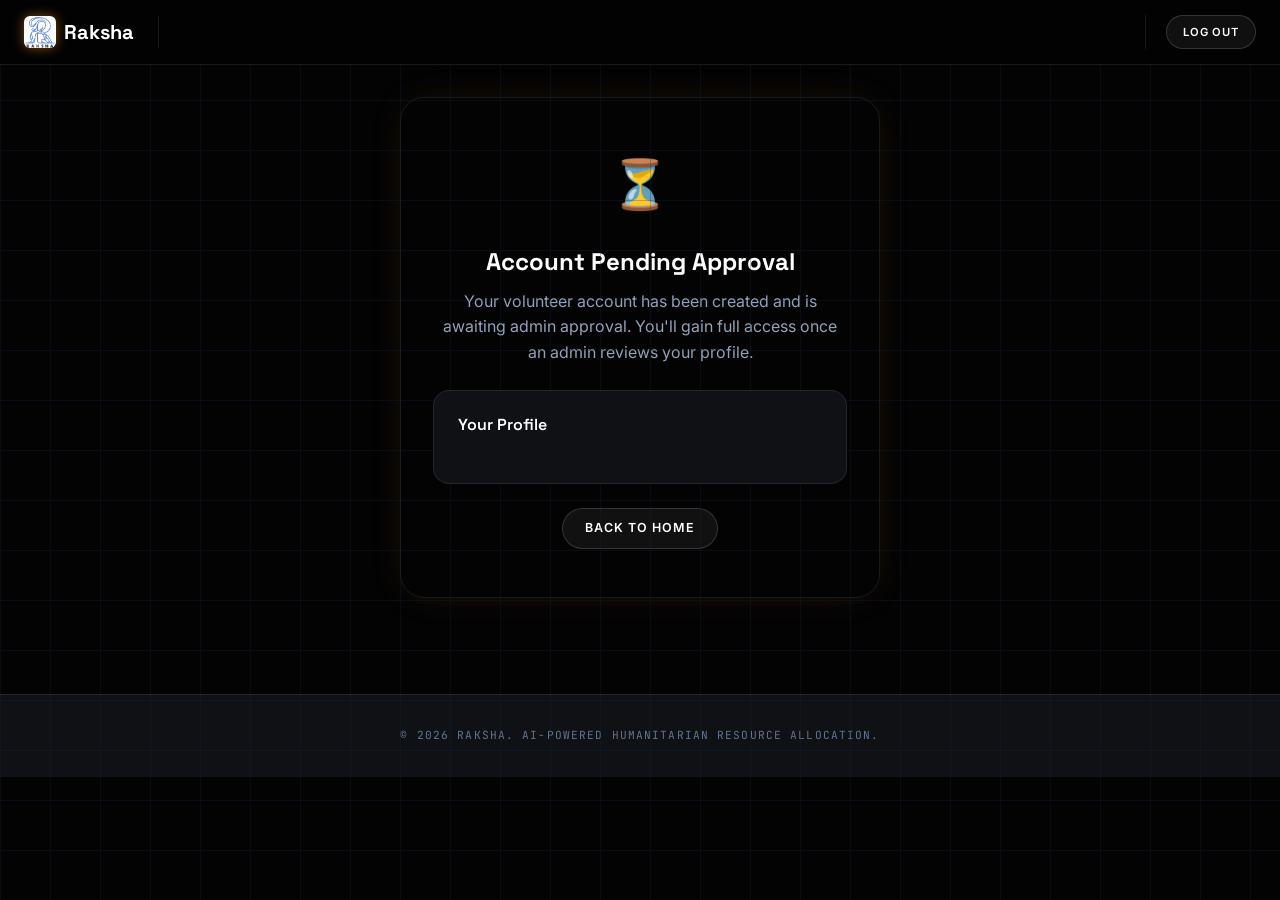
<file: frontend/pending.html>
<!DOCTYPE html>
<html lang="en">
<head>
    <meta charset="UTF-8">
    <meta name="viewport" content="width=device-width, initial-scale=1.0">
    <title>Pending Approval — Raksha</title>
    <link rel="icon" type="image/png" href="assets/logo.png">
    <link rel="stylesheet" href="css/styles.css">
</head>
<body>
    <nav class="navbar">
        <div class="navbar-content">
            <a href="index.html" class="navbar-brand"><img src="assets/logo.png" alt="Raksha">Raksha</a>
            <div class="navbar-actions">
                <button class="btn btn-secondary btn-sm" onclick="logout()">Log out</button>
            </div>
        </div>
    </nav>

    <div class="pending-page">
        <div class="pending-content">
            <div class="pending-icon">⏳</div>
            <h2>Account Pending Approval</h2>
            <p>Your volunteer account has been created and is awaiting admin approval. You'll gain full access once an admin reviews your profile.</p>
            <div class="card" style="text-align:left;">
                <h3 class="card-title mb-1">Your Profile</h3>
                <p id="pendingName" class="text-muted"></p>
                <p id="pendingEmail" class="text-muted"></p>
                <p id="pendingSkills" class="text-muted"></p>
            </div>
            <a href="index.html" class="btn btn-secondary mt-2">Back to Home</a>
        </div>
    </div>

    <footer class="footer">
        <p>&copy; 2026 Raksha. AI-powered humanitarian resource allocation.</p>
    </footer>

    <script>
        function logout() {
            localStorage.removeItem('raksha_user');
            localStorage.removeItem('raksha_token');
            window.location.href = 'login.html';
        }

        const user = JSON.parse(localStorage.getItem('raksha_user') || '{}');
        if (user.display_name) document.getElementById('pendingName').textContent = 'Name: ' + user.display_name;
        if (user.email) document.getElementById('pendingEmail').textContent = 'Email: ' + user.email;
        if (user.skills && user.skills.length) document.getElementById('pendingSkills').textContent = 'Skills: ' + user.skills.join(', ');
    </script>
</body>
</html>
</file>
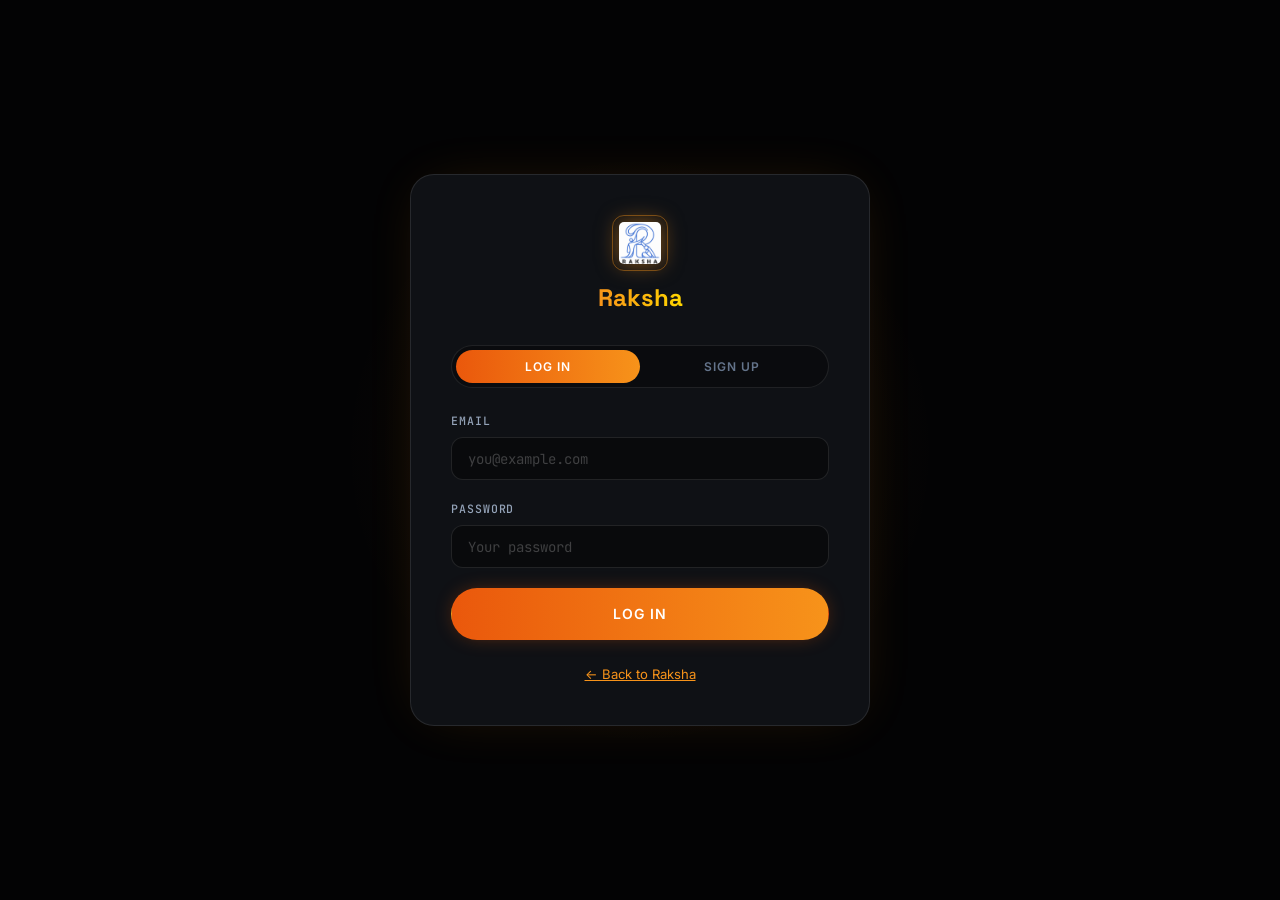
<file: frontend/upload.html>
<!DOCTYPE html>
<html lang="en">
<head>
    <meta charset="UTF-8">
    <meta name="viewport" content="width=device-width, initial-scale=1.0">
    <title>Report Issue — Raksha</title>
    <meta name="description" content="Report a humanitarian issue on the Raksha platform.">
    <link rel="icon" type="image/png" href="assets/logo.png">
    <link rel="stylesheet" href="css/styles.css">
    <style>
        .photo-upload-zone {
            border: 2px dashed var(--border-glass-hover);
            border-radius: var(--radius-md);
            padding: 2rem;
            text-align: center;
            cursor: pointer;
            transition: var(--transition);
            background: var(--bg-glass);
            position: relative;
        }
        .photo-upload-zone:hover {
            border-color: var(--accent-indigo);
            background: rgba(99,102,241,0.05);
        }
        .photo-upload-zone.has-image {
            border-style: solid;
            border-color: var(--accent-teal);
            padding: 0.5rem;
        }
        .photo-upload-zone input[type="file"] {
            position: absolute;
            top: 0; left: 0; width: 100%; height: 100%;
            opacity: 0;
            cursor: pointer;
        }
        .photo-upload-icon { font-size: 2.5rem; margin-bottom: 0.75rem; }
        .photo-upload-text { color: var(--text-secondary); font-size: 0.9rem; }
        .photo-upload-hint { color: var(--text-muted); font-size: 0.75rem; margin-top: 0.5rem; }
        .photo-preview {
            width: 100%;
            max-height: 400px;
            object-fit: contain;
            border-radius: var(--radius-sm);
        }
        .photo-preview-container { position: relative; }
        .photo-remove-btn {
            position: absolute;
            top: 0.5rem;
            right: 0.5rem;
            background: rgba(239,68,68,0.9);
            color: white;
            border: none;
            border-radius: 50%;
            width: 28px;
            height: 28px;
            cursor: pointer;
            font-size: 0.8rem;
            display: flex;
            align-items: center;
            justify-content: center;
        }
        .photo-label {
            margin-top: 0.75rem;
            padding: 0.75rem 1rem;
            background: rgba(99,102,241,0.08);
            border-left: 3px solid var(--accent-indigo);
            border-radius: 0 var(--radius-sm) var(--radius-sm) 0;
            font-size: 0.85rem;
            color: var(--text-secondary);
            font-style: italic;
        }
        .submitted-report {
            background: var(--bg-card);
            border: 1px solid var(--border-glass);
            border-radius: var(--radius-lg);
            padding: 1.5rem;
            margin-top: 1.5rem;
            animation: fadeUp 0.5s ease-out;
        }
        .submitted-report img {
            width: 100%;
            max-height: 350px;
            object-fit: cover;
            border-radius: var(--radius-md);
            margin-bottom: 0.75rem;
        }
        .submitted-report .report-caption {
            font-size: 0.85rem;
            color: var(--text-secondary);
            font-style: italic;
            margin-top: 0.5rem;
        }
    </style>
</head>
<body>
    <nav class="navbar">
        <div class="navbar-content">
            <a href="index.html" class="navbar-brand"><img src="assets/logo.png" alt="Raksha">Raksha</a>
            <div class="menu-toggle" onclick="toggleMenu()"><span></span><span></span><span></span></div>
            <ul class="navbar-nav" id="navbarNav">
                <li><a href="index.html">Home</a></li>
                <li><a href="dashboard.html">Dashboard</a></li>
                <li><a href="upload.html" class="active">Report</a></li>
                <li><a href="map.html">Map</a></li>
                <li><a href="volunteer.html">Volunteers</a></li>
            </ul>
            <div class="navbar-actions" id="navAuth">
                <a href="login.html" class="btn btn-secondary btn-sm">Log in</a>
            </div>
        </div>
    </nav>

    <div class="container">
        <div class="page-header">
            <h1>Report a Problem</h1>
            <p>Describe the issue and optionally attach a photo to help responders understand the situation</p>
        </div>

        <!-- Volunteer notice: issues go to admin review -->
        <div id="volunteerReadOnlyBanner" class="alert alert-info hidden">
            <strong>Heads up:</strong> Issues you submit will be sent for admin review before becoming visible to the team.
        </div>

        <div id="alertContainer"></div>

        <div class="grid grid-2">
            <!-- Issue Details Form -->
            <div class="card">
                <div class="card-header">
                    <h2 class="card-title">📝 Issue Details</h2>
                </div>
                <div class="card-body">
                    <form id="uploadForm" onsubmit="handleFormSubmit(event)">
                        <div class="form-group">
                            <label class="form-label" for="city">City *</label>
                            <input type="text" id="city" class="form-control"
                                   placeholder="e.g., Mumbai, Delhi, Bangalore" required>
                        </div>

                        <div class="form-group">
                            <label class="form-label" for="location">Location / Area *</label>
                            <input type="text" id="location" class="form-control"
                                   placeholder="e.g., Dharavi, Sector 5" required>
                        </div>

                        <div class="form-group">
                            <label class="form-label" for="issue">Issue Description *</label>
                            <textarea id="issue" class="form-control" rows="4"
                                      placeholder="Describe the problem — what is happening, how severe it is, and what help is needed."
                                      required></textarea>
                        </div>

                        <div class="form-group">
                            <label class="form-label" for="peopleCount">Number of People Affected *</label>
                            <input type="number" id="peopleCount" class="form-control"
                                   placeholder="e.g., 100" min="1" required>
                        </div>


                        <div class="form-group">
                            <label class="form-label" for="contactInfo">Contact Information</label>
                            <input type="text" id="contactInfo" class="form-control"
                                   placeholder="e.g., contact@ngo.org or +91-98765-43210">
                        </div>

                        <button type="submit" class="btn btn-primary btn-block btn-lg" id="submitBtn">
                            Submit Report
                        </button>
                    </form>
                </div>
            </div>

            <!-- Photo Upload (Optional) -->
            <div class="card">
                <div class="card-header">
                    <h2 class="card-title">📷 Attach Photo (Optional)</h2>
                </div>
                <div class="card-body">
                    <p class="text-muted mb-2" style="font-size: 0.9rem;">
                        Upload a photo of the problem to help responders understand the situation —
                        <em>"See this is the landmark. This is the floodplain. This is the disaster and all."</em>
                    </p>

                    <div class="photo-upload-zone" id="photoZone">
                        <input type="file" id="photoFile" accept="image/*" onchange="handlePhotoSelect(event)">
                        <div id="photoPlaceholder">
                            <div class="photo-upload-icon">📸</div>
                            <div class="photo-upload-text">Click or drag a photo here</div>
                            <div class="photo-upload-hint">JPG, PNG, or WEBP — max 10 MB</div>
                        </div>
                        <div id="photoPreviewContainer" class="photo-preview-container hidden">
                            <img id="photoPreview" class="photo-preview" alt="Problem photo preview">
                            <button type="button" class="photo-remove-btn" onclick="removePhoto(event)" title="Remove photo">✕</button>
                        </div>
                    </div>

                    <div class="photo-label" id="photoLabel" style="display:none;">
                        📍 <em>"See this is the landmark. This is the floodplain. This is the disaster and all."</em>
                    </div>

                    <!-- Optional image description -->
                    <div class="form-group mt-2">
                        <label class="form-label" for="photoDescription">Photo Description (Optional)</label>
                        <textarea id="photoDescription" class="form-control" rows="3"
                                  placeholder="Describe what the photo shows — landmarks, flooding extent, damage visible, nearby structures..."></textarea>
                    </div>


                </div>
            </div>
        </div>

        <!-- Submitted Reports Preview -->
        <div id="submittedReports"></div>
    </div>

    <footer class="footer">
        <p>&copy; 2026 Raksha. AI-powered humanitarian resource allocation.</p>
    </footer>

    <script src="js/auth-guard.js"></script>
    <script src="js/api.js"></script>
    <script src="js/upload.js"></script>
    <script>
        document.addEventListener('DOMContentLoaded', async () => {
            await initAuthGuard();
            const user = window.RakshaAuth ? window.RakshaAuth.getUser() : null;
            if (user && user.role === 'volunteer') {
                const banner = document.getElementById('volunteerReadOnlyBanner');
                if (banner) banner.classList.remove('hidden');
            }
        });

        let selectedPhoto = null;
        let selectedPhotoDataUrl = null;

        function handlePhotoSelect(e) {
            const file = e.target.files[0];
            if (!file) return;

            // Validate
            if (!file.type.startsWith('image/')) {
                alert('Please select an image file.');
                return;
            }
            if (file.size > 10 * 1024 * 1024) {
                alert('Photo must be under 10 MB.');
                return;
            }

            selectedPhoto = file;

            const reader = new FileReader();
            reader.onload = function(ev) {
                selectedPhotoDataUrl = ev.target.result;
                document.getElementById('photoPreview').src = selectedPhotoDataUrl;
                document.getElementById('photoPlaceholder').classList.add('hidden');
                document.getElementById('photoPreviewContainer').classList.remove('hidden');
                document.getElementById('photoZone').classList.add('has-image');
                document.getElementById('photoLabel').style.display = 'block';
            };
            reader.readAsDataURL(file);
        }

        function removePhoto(e) {
            e.stopPropagation();
            e.preventDefault();
            selectedPhoto = null;
            selectedPhotoDataUrl = null;
            document.getElementById('photoFile').value = '';
            document.getElementById('photoPlaceholder').classList.remove('hidden');
            document.getElementById('photoPreviewContainer').classList.add('hidden');
            document.getElementById('photoZone').classList.remove('has-image');
            document.getElementById('photoLabel').style.display = 'none';
        }

        // Override upload.js's handleFormSubmit — this version combines city+area and handles photo
        async function handleFormSubmit(e) {
            e.preventDefault();

            const btn = document.getElementById('submitBtn');
            btn.textContent = 'Submitting...';
            btn.disabled = true;

            try {
                // Build form data — combine city + area into one location string
                const city = document.getElementById('city').value.trim();
                const area = document.getElementById('location').value.trim();
                const formData = {
                    location: city ? `${city} — ${area}` : area,
                    issue: document.getElementById('issue').value,
                    people_count: parseInt(document.getElementById('peopleCount').value),
                    latitude: 0,
                    longitude: 0,
                    contact_info: document.getElementById('contactInfo').value || null
                };

                const result = await uploadIssue(formData);

                if (result && result.success) {
                    // Show success
                    const container = document.getElementById('alertContainer');
                    container.innerHTML = '<div class="alert alert-success">✅ Issue reported successfully!</div>';

                                    // Capture values BEFORE resetting the form
                    const capturedCity = document.getElementById('city').value;
                    const capturedPhoto = selectedPhotoDataUrl;
                    const capturedPhotoDesc = document.getElementById('photoDescription').value;

                    // Reset form
                    document.getElementById('uploadForm').reset();
                    removePhoto(new Event('click'));

                    // Show the submitted report with captured values
                    showSubmittedReport(formData, capturedCity, capturedPhoto, capturedPhotoDesc);
                } else {
                    throw new Error(result?.detail || 'Upload failed');
                }
            } catch (err) {
                const container = document.getElementById('alertContainer');
                container.innerHTML = `<div class="alert alert-error">❌ ${err.message}</div>`;
            } finally {
                btn.textContent = 'Submit Report';
                btn.disabled = false;
            }
        };

        function showSubmittedReport(formData, city, photoDataUrl, photoDesc) {
            const reportsDiv = document.getElementById('submittedReports');

            let photoHTML = '';
            if (photoDataUrl) {
                photoHTML = `
                    <img src="${photoDataUrl}" alt="Problem photo — ${city}">
                    <div class="photo-label" style="display:block; margin-top:0;">
                        📍 <em>"See this is the landmark. This is the floodplain. This is the disaster and all."</em>
                    </div>
                    ${photoDesc ? `<p class="report-caption">📝 ${photoDesc}</p>` : ''}
                `;
            }

            const reportCard = document.createElement('div');
            reportCard.className = 'submitted-report';
            reportCard.innerHTML = `
                <h3 style="margin-bottom: 0.75rem;">📋 Submitted: ${formData.location}, ${city}</h3>
                ${photoHTML}
                <p style="margin-top: 0.75rem; color: var(--text-secondary);">${formData.issue}</p>
                <div class="flex gap-2 mt-1" style="flex-wrap: wrap;">
                    <span class="badge badge-pending">👥 ${formData.people_count} people affected</span>
                    <span class="badge badge-assigned">📍 ${city}</span>
                </div>
            `;

            reportsDiv.prepend(reportCard);
        }
    </script>
</body>
</html>
</file>
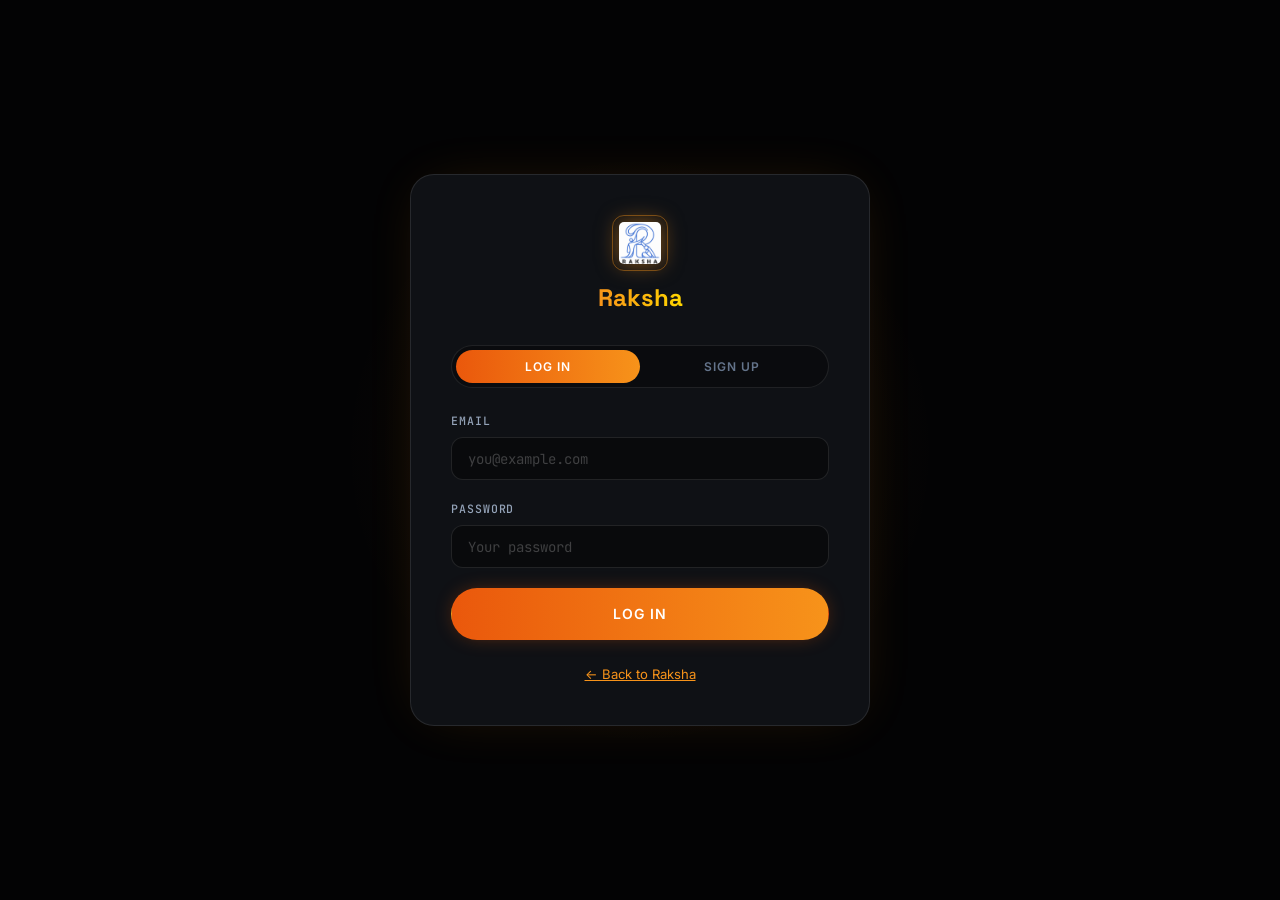
<file: frontend/volunteer.html>
<!DOCTYPE html>
<html lang="en">
<head>
    <meta charset="UTF-8">
    <meta name="viewport" content="width=device-width, initial-scale=1.0">
    <title>Volunteers — Raksha</title>
    <meta name="description" content="Manage volunteers and match them to humanitarian tasks on Raksha.">
    <link rel="icon" type="image/png" href="assets/logo.png">
    <link rel="stylesheet" href="css/styles.css">
    <style>
        /* ── Decline Modal ── */
        .modal-backdrop {
            position: fixed;
            inset: 0;
            background: rgba(0,0,0,0.55);
            z-index: 900;
            display: flex;
            align-items: center;
            justify-content: center;
            padding: 1rem;
        }
        .modal-box {
            background: var(--bg-card);
            border: 2px solid #111111;
            box-shadow: var(--shadow-lg);
            padding: 2rem;
            width: 100%;
            max-width: 480px;
        }
        .modal-box h2 {
            font-family: var(--font-serif);
            font-size: 1.2rem;
            margin-bottom: 0.75rem;
        }
        .modal-box p {
            font-size: 0.85rem;
            color: var(--text-secondary);
            margin-bottom: 1rem;
            font-family: var(--font-body);
        }
        .modal-actions {
            display: flex;
            gap: 0.75rem;
            justify-content: flex-end;
            margin-top: 1.25rem;
        }
    </style>
</head>
<body>
    <nav class="navbar">
        <div class="navbar-content">
            <a href="index.html" class="navbar-brand"><img src="assets/logo.png" alt="Raksha">Raksha</a>
            <div class="menu-toggle" onclick="toggleMenu()"><span></span><span></span><span></span></div>
            <ul class="navbar-nav" id="navbarNav">
                <li><a href="index.html">Home</a></li>
                <li><a href="dashboard.html">Dashboard</a></li>
                <li><a href="upload.html">Report</a></li>
                <li><a href="map.html">Map</a></li>
                <li><a href="ngo.html">NGO Portal</a></li>
                <li><a href="volunteer.html" class="active">Volunteers</a></li>
            </ul>
            <div class="navbar-actions" id="navAuth">
                <a href="login.html" class="btn btn-secondary btn-sm">Log in</a>
            </div>
        </div>
    </nav>

    <div class="container">
        <div class="page-header">
            <h1>Volunteer Management</h1>
            <p>View volunteers and manage humanitarian task assignments</p>
        </div>

        <div id="alertContainer"></div>

        <!-- Stats -->
        <div class="stats-grid mb-2">
            <div class="stat-card">
                <div class="stat-value" id="totalVolunteers">-</div>
                <div class="stat-label">Total Volunteers</div>
            </div>
            <div class="stat-card">
                <div class="stat-value" id="availableVolunteers">-</div>
                <div class="stat-label">Available</div>
            </div>
            <div class="stat-card">
                <div class="stat-value" id="assignedTasks">-</div>
                <div class="stat-label">Assigned Tasks</div>
            </div>
            <div class="stat-card">
                <div class="stat-value" id="completedTasks">-</div>
                <div class="stat-label">Completed</div>
            </div>
        </div>

        <!-- Change 4a: Available Tasks (volunteers only) -->
        <div class="card mb-2 hidden" id="availableTasksSection">
            <div class="card-header">
                <h2 class="card-title">📋 Available Tasks</h2>
                <button class="btn btn-outline btn-sm" onclick="loadAvailableTasks()">Refresh</button>
            </div>
            <div class="table-container">
                <table>
                    <thead>
                        <tr>
                            <th>Location</th>
                            <th>Issue</th>
                            <th>Category</th>
                            <th>Priority</th>
                            <th>Action</th>
                        </tr>
                    </thead>
                    <tbody id="availableTasksBody">
                        <tr><td colspan="5" class="text-center"><div class="spinner"></div>Loading...</td></tr>
                    </tbody>
                </table>
            </div>
        </div>

        <!-- All Volunteers -->
        <div class="card mb-2">
            <div class="card-header">
                <h2 class="card-title">👥 All Volunteers</h2>
                <button class="btn btn-outline btn-sm" onclick="loadVolunteers()">Refresh</button>
            </div>
            <div class="table-container">
                <table>
                    <thead>
                        <tr>
                            <th>Name</th><th>Skills</th><th>Location</th><th>Contact</th><th>Status</th><th>Actions</th>
                        </tr>
                    </thead>
                    <tbody id="volunteersTableBody">
                        <tr><td colspan="6" class="text-center"><div class="spinner"></div>Loading volunteers...</td></tr>
                    </tbody>
                </table>
            </div>
        </div>

        <!-- Assigned Tasks -->
        <div class="card mt-2">
            <div class="card-header">
                <h2 class="card-title">📋 Assigned Tasks</h2>
                <button class="btn btn-outline btn-sm" onclick="loadTasks()">Refresh</button>
            </div>
            <div class="table-container">
                <table>
                    <thead>
                        <tr>
                            <th>Issue</th><th>Location</th><th>Volunteer</th><th>Category</th><th>Status</th><th>Actions</th>
                        </tr>
                    </thead>
                    <tbody id="tasksTableBody">
                        <tr><td colspan="6" class="text-center"><div class="spinner"></div>Loading tasks...</td></tr>
                    </tbody>
                </table>
            </div>
        </div>
    </div>

    <!-- Change 4c: Decline Modal -->
    <div class="modal-backdrop hidden" id="declineModal" role="dialog" aria-modal="true" aria-labelledby="declineModalTitle">
        <div class="modal-box">
            <h2 id="declineModalTitle">Decline Task</h2>
            <p>You may provide an optional reason for declining. This will be shared with the NGO coordinator.</p>
            <div class="form-group">
                <label class="form-label" for="declineReasonInput">Reason (optional)</label>
                <textarea id="declineReasonInput" class="form-control" rows="3"
                          placeholder="e.g. scheduling conflict, skills mismatch…"></textarea>
            </div>
            <div class="modal-actions">
                <button class="btn btn-outline btn-sm" onclick="closeDeclineModal()" id="cancelDeclineBtn">Cancel</button>
                <button class="btn btn-danger btn-sm" onclick="confirmDecline()" id="confirmDeclineBtn">Confirm Decline</button>
            </div>
        </div>
    </div>

    <footer class="footer">
        <p>&copy; 2026 Raksha. AI-powered humanitarian resource allocation.</p>
    </footer>

    <script src="js/auth-guard.js"></script>
    <script src="js/api.js"></script>
    <script src="js/volunteer.js"></script>
    <script>
        function toggleMenu(){document.getElementById('navbarNav').classList.toggle('active');}
        // Auth + data init is handled by volunteer.js DOMContentLoaded (awaits initAuthGuard first)
    </script>
</body>
</html>
</file>
<file: frontend/css/styles.css>
/* ── Raksha · Bitcoin DeFi Design System ── */
@import url('https://fonts.googleapis.com/css2?family=Space+Grotesk:wght@400;500;600;700&family=Inter:wght@400;500;600&family=JetBrains+Mono:wght@400;500&display=swap');

:root {
  --bg-primary:   #030304;
  --bg-secondary: #0F1115;
  --bg-card:      #0F1115;
  --bg-glass:     rgba(255,255,255,0.04);
  --bg-glass-hover: rgba(255,255,255,0.07);
  --border:            rgba(255,255,255,0.09);
  --border-glass:      rgba(255,255,255,0.09);
  --border-glass-hover:rgba(247,147,26,0.45);
  --text-primary:   #FFFFFF;
  --text-secondary: #94A3B8;
  --text-muted:     #64748B;
  --accent-orange: #F7931A;
  --accent-burnt:  #EA580C;
  --accent-gold:   #FFD600;
  --accent-indigo: #F7931A;
  --accent-teal:   #F7931A;
  --accent-violet: #EA580C;
  --accent-cyan:   #FFD600;
  --success: #10b981;
  --warning: #f59e0b;
  --danger:  #ef4444;
  --info:    #3b82f6;
  --shadow-sm: 0 0 20px -5px rgba(234,88,12,0.35);
  --shadow-md: 0 0 30px -5px rgba(247,147,26,0.4);
  --shadow-lg: 0 0 50px -10px rgba(247,147,26,0.18);
  --radius-sm: 8px;
  --radius-md: 12px;
  --radius-lg: 16px;
  --radius-xl: 24px;
  --radius-full: 9999px;
  --font-serif: 'Space Grotesk', sans-serif;
  --font-body:  'Inter', sans-serif;
  --font-sans:  'Inter', sans-serif;
  --font-mono:  'JetBrains Mono', monospace;
  --transition: all 0.25s ease;
  --gradient-primary: linear-gradient(135deg,#EA580C,#F7931A);
  --gradient-accent:  linear-gradient(135deg,#F7931A,#FFD600);
}

*,*::before,*::after{box-sizing:border-box;margin:0;padding:0}

/* ── Utility Classes ── */
.hidden{display:none !important}
.text-center{text-align:center}
.text-muted{color:var(--text-muted)}
.text-secondary{color:var(--text-secondary)}
.mb-0{margin-bottom:0}
.mb-1{margin-bottom:0.75rem}
.mb-2{margin-bottom:1.5rem}
.mb-3{margin-bottom:2rem}
.mt-1{margin-top:0.75rem}
.mt-2{margin-top:1.5rem}
.flex{display:flex}
.items-center{align-items:center}
.justify-between{justify-content:space-between}
.gap-1{gap:0.5rem}
.gap-2{gap:1rem}
.w-full{width:100%}
.font-mono{font-family:var(--font-mono)}
html{scroll-behavior:smooth}

body{
  font-family:var(--font-body);
  background:var(--bg-primary);
  color:var(--text-primary);
  line-height:1.6;
  min-height:100vh;
  -webkit-font-smoothing:antialiased;
  position:relative;
}
body::before{
  content:'';
  position:fixed;inset:0;
  background-size:50px 50px;
  background-image:
    linear-gradient(to right,rgba(30,41,59,0.25) 1px,transparent 1px),
    linear-gradient(to bottom,rgba(30,41,59,0.25) 1px,transparent 1px);
  pointer-events:none;
  z-index:0;
}

h1,h2,h3,h4,h5,h6{font-family:var(--font-serif);color:var(--text-primary);line-height:1.25}

/* ── Navbar ── */
.navbar{
  background:rgba(3,3,4,0.88);
  border-bottom:1px solid var(--border);
  backdrop-filter:blur(20px);
  -webkit-backdrop-filter:blur(20px);
  position:sticky;top:0;z-index:1000;
}
.navbar-content{
  max-width:1280px;margin:0 auto;
  display:flex;align-items:center;
  padding:0 1.5rem;height:64px;gap:0;
}
.navbar-brand{
  display:flex;align-items:center;gap:0.5rem;
  font-family:var(--font-serif);font-size:1.25rem;font-weight:700;
  color:var(--text-primary);text-decoration:none;
  padding-right:1.5rem;margin-right:0.5rem;
  border-right:1px solid var(--border);
  white-space:nowrap;
}
.navbar-brand img{width:32px;height:32px;filter:drop-shadow(0 0 6px rgba(247,147,26,0.5));border-radius:6px}
.navbar-nav{display:flex;list-style:none;gap:0;align-items:stretch;height:100%}
.navbar-nav a{
  display:flex;align-items:center;height:100%;
  padding:0 1rem;text-decoration:none;
  color:var(--text-secondary);
  font-family:var(--font-mono);font-size:0.7rem;font-weight:500;
  text-transform:uppercase;letter-spacing:0.1em;
  transition:var(--transition);position:relative;
}
.navbar-nav a:hover{color:var(--text-primary)}
.navbar-nav a.active{color:var(--accent-orange)}
.navbar-nav a.active::after{
  content:'';position:absolute;bottom:0;left:0;right:0;height:2px;
  background:linear-gradient(to right,var(--accent-burnt),var(--accent-orange));
}
.navbar-actions{
  display:flex;align-items:center;gap:0.75rem;
  margin-left:auto;padding-left:1.25rem;
  border-left:1px solid var(--border);
}
.menu-toggle{display:none;flex-direction:column;cursor:pointer;gap:5px;padding:8px;margin-left:auto}
.menu-toggle span{width:22px;height:1.5px;background:var(--text-primary);transition:var(--transition)}

/* ── Hero ── */
.hero{
  position:relative;padding:5rem 2rem;text-align:center;
  background:var(--bg-primary);overflow:hidden;
}
.hero::before{
  content:'';position:absolute;inset:0;
  background:radial-gradient(ellipse 80% 60% at 50% 0%,rgba(247,147,26,0.08),transparent 70%);
  pointer-events:none;
}
.hero-content{position:relative;z-index:1;max-width:800px;margin:0 auto}
.hero h1{
  font-size:clamp(2.5rem,6vw,4.5rem);font-weight:700;
  line-height:1.05;letter-spacing:-0.02em;
  color:var(--text-primary);margin-bottom:1.25rem;
}
.hero h1 .gradient-text{
  background:linear-gradient(to right,var(--accent-orange),var(--accent-gold));
  -webkit-background-clip:text;-webkit-text-fill-color:transparent;background-clip:text;
}
.hero p{font-size:1.1rem;color:var(--text-secondary);max-width:560px;margin:0 auto 2rem}
.hero-actions{display:flex;gap:1rem;justify-content:center;flex-wrap:wrap}

/* ── Container ── */
.container{max-width:1280px;margin:0 auto;padding:2rem;position:relative;z-index:1}
.page-header{margin-bottom:2rem;padding-bottom:1.25rem;border-bottom:1px solid var(--border)}
.page-header h1{
  font-size:1.9rem;font-weight:700;margin-bottom:0.3rem;
  background:linear-gradient(to right,#fff,var(--text-secondary));
  -webkit-background-clip:text;-webkit-text-fill-color:transparent;background-clip:text;
}
.page-header p{color:var(--text-secondary);font-family:var(--font-mono);font-size:0.78rem;letter-spacing:0.04em}

/* ── Grid ── */
.grid{display:grid;gap:1.25rem}
.grid-2{grid-template-columns:repeat(2,1fr)}
.grid-3{grid-template-columns:repeat(3,1fr)}
.grid-4{grid-template-columns:repeat(4,1fr)}

/* ── Cards ── */
.card{
  background:var(--bg-card);
  border:1px solid var(--border);
  border-radius:var(--radius-lg);
  padding:1.5rem;
  transition:var(--transition);
  position:relative;overflow:hidden;
}
.card:hover{
  border-color:rgba(247,147,26,0.3);
  box-shadow:0 0 30px -10px rgba(247,147,26,0.15);
  transform:translateY(-2px);
}
.card-header{
  display:flex;justify-content:space-between;align-items:center;
  margin-bottom:1.25rem;padding-bottom:0.875rem;
  border-bottom:1px solid var(--border);
}
.card-title{font-family:var(--font-serif);font-size:1rem;font-weight:600;color:var(--text-primary)}
.card-body{color:var(--text-secondary);font-size:0.875rem}
.card-icon{
  width:44px;height:44px;border-radius:var(--radius-md);
  border:1px solid rgba(247,147,26,0.35);background:rgba(247,147,26,0.1);
  display:flex;align-items:center;justify-content:center;
  font-size:1.2rem;margin-bottom:1rem;transition:var(--transition);
}
.card-icon:hover{background:rgba(247,147,26,0.2);box-shadow:0 0 20px rgba(234,88,12,0.3)}

/* Feature cards */
.feature-card{
  text-align:center;padding:2rem 1.5rem;
  border:1px solid var(--border);border-radius:var(--radius-lg);
  transition:var(--transition);background:var(--bg-card);
}
.feature-card:hover{
  border-color:rgba(247,147,26,0.4);
  box-shadow:0 0 30px -8px rgba(247,147,26,0.2);
  transform:translateY(-3px);
}
.feature-card .card-icon{margin:0 auto 1rem}
.feature-card h3{font-size:1rem;margin-bottom:0.5rem;font-family:var(--font-serif)}
.feature-card p{font-size:0.85rem;color:var(--text-muted)}

/* ── Stats ── */
.stats-grid,.admin-stats{
  display:grid;grid-template-columns:repeat(auto-fit,minmax(160px,1fr));
  gap:1rem;margin-bottom:2rem;
}
.stat-card{
  background:var(--bg-card);border:1px solid var(--border);
  border-radius:var(--radius-lg);padding:1.25rem 1.5rem;
  transition:var(--transition);position:relative;overflow:hidden;
}
.stat-card::before{
  content:'';position:absolute;top:0;left:0;right:0;height:2px;
  background:linear-gradient(to right,var(--accent-burnt),var(--accent-orange));
  opacity:0;transition:var(--transition);
}
.stat-card:hover::before{opacity:1}
.stat-card:hover{border-color:rgba(247,147,26,0.3);box-shadow:0 0 25px -8px rgba(247,147,26,0.2)}
.stat-value{
  font-family:var(--font-mono);font-size:2rem;font-weight:700;
  color:var(--accent-orange);line-height:1;margin-bottom:0.4rem;
}
.stat-label{
  font-family:var(--font-mono);font-size:0.62rem;
  text-transform:uppercase;letter-spacing:0.12em;color:var(--text-muted);
}

/* ── Buttons ── */
.btn{
  display:inline-flex;align-items:center;justify-content:center;gap:0.5rem;
  padding:0.6rem 1.4rem;border-radius:var(--radius-full);
  border:1px solid transparent;
  font-family:var(--font-body);font-size:0.78rem;font-weight:600;
  text-transform:uppercase;letter-spacing:0.08em;
  cursor:pointer;text-decoration:none;
  transition:var(--transition);white-space:nowrap;min-height:40px;
}
.btn-primary{
  background:linear-gradient(to right,var(--accent-burnt),var(--accent-orange));
  color:#fff;border-color:transparent;
  box-shadow:0 0 20px -5px rgba(234,88,12,0.45);
}
.btn-primary:hover{transform:scale(1.05);box-shadow:0 0 30px -5px rgba(247,147,26,0.6)}
.btn-secondary{
  background:rgba(255,255,255,0.06);color:var(--text-primary);
  border-color:rgba(255,255,255,0.15);
}
.btn-secondary:hover{background:rgba(255,255,255,0.1);border-color:rgba(255,255,255,0.3)}
.btn-outline{background:transparent;color:var(--text-primary);border-color:rgba(255,255,255,0.2)}
.btn-outline:hover{
  border-color:rgba(247,147,26,0.6);color:var(--accent-orange);
  box-shadow:0 0 15px -5px rgba(247,147,26,0.3);
}
.btn-danger{
  background:linear-gradient(to right,#991b1b,#ef4444);
  color:#fff;border-color:transparent;
}
.btn-danger:hover{transform:scale(1.05);box-shadow:0 0 20px -5px rgba(239,68,68,0.5)}
.btn-success{
  background:linear-gradient(to right,#065f46,#10b981);
  color:#fff;border-color:transparent;
}
.btn-success:hover{transform:scale(1.05);box-shadow:0 0 20px -5px rgba(16,185,129,0.4)}
.btn-block{display:flex;width:100%}
.btn-sm{padding:0.35rem 1rem;font-size:0.7rem;min-height:34px}
.btn-lg{padding:0.85rem 2rem;font-size:0.875rem;min-height:52px}

/* ── Badges ── */
.badge{
  display:inline-flex;align-items:center;
  padding:0.18rem 0.65rem;border-radius:var(--radius-full);
  font-size:0.62rem;font-weight:600;font-family:var(--font-mono);
  text-transform:uppercase;letter-spacing:0.08em;
  border:1px solid transparent;
}
.badge-high,.badge-urgent{background:rgba(239,68,68,0.15);color:#fca5a5;border-color:rgba(239,68,68,0.3)}
.badge-medium,.badge-warning{background:rgba(245,158,11,0.15);color:#fcd34d;border-color:rgba(245,158,11,0.3)}
.badge-low,.badge-success{background:rgba(16,185,129,0.15);color:#6ee7b7;border-color:rgba(16,185,129,0.3)}
.badge-pending{background:rgba(247,147,26,0.15);color:var(--accent-orange);border-color:rgba(247,147,26,0.3)}
.badge-assigned{background:rgba(139,92,246,0.15);color:#c4b5fd;border-color:rgba(139,92,246,0.3)}

/* ── Forms ── */
.form-group{margin-bottom:1.25rem}
.form-label{
  display:block;margin-bottom:0.45rem;
  font-weight:500;font-size:0.72rem;text-transform:uppercase;
  letter-spacing:0.08em;color:var(--text-secondary);font-family:var(--font-mono);
}
.form-control{
  width:100%;padding:0.7rem 1rem;
  background:rgba(0,0,0,0.4);
  border:1px solid rgba(255,255,255,0.1);border-radius:var(--radius-md);
  color:var(--text-primary);font-family:var(--font-mono);font-size:0.875rem;
  transition:var(--transition);
}
.form-control:focus{
  outline:none;border-color:var(--accent-orange);
  box-shadow:0 0 0 3px rgba(247,147,26,0.12);
}
.form-control::placeholder{color:rgba(255,255,255,0.22)}
.form-control:disabled{opacity:0.45;cursor:not-allowed}
select.form-control{
  appearance:none;cursor:pointer;padding-right:2rem;
  background-image:url("data:image/svg+xml,%3Csvg xmlns='http://www.w3.org/2000/svg' width='12' height='12' fill='%2394A3B8' viewBox='0 0 16 16'%3E%3Cpath d='M8 11L3 6h10l-5 5z'/%3E%3C/svg%3E");
  background-repeat:no-repeat;background-position:right 0.75rem center;
}
select.form-control option{background:#0F1115;color:#fff}
textarea.form-control{resize:vertical;min-height:90px}

/* ── Tables ── */
.table-container{
  overflow-x:auto;border:1px solid var(--border);
  border-radius:var(--radius-lg);background:var(--bg-card);
}
table{width:100%;border-collapse:collapse}
th{
  background:rgba(255,255,255,0.03);padding:0.8rem 1rem;text-align:left;
  font-family:var(--font-mono);font-size:0.62rem;font-weight:600;
  text-transform:uppercase;letter-spacing:0.12em;color:var(--text-muted);
  border-bottom:1px solid var(--border);
}
td{
  padding:0.8rem 1rem;text-align:left;vertical-align:middle;
  border-bottom:1px solid rgba(255,255,255,0.04);
  font-size:0.855rem;color:var(--text-secondary);
}
tr:last-child td{border-bottom:none}
tr:hover td{background:rgba(247,147,26,0.03);color:var(--text-primary)}

/* ── Map ── */
.map-container{
  width:100%;height:520px;overflow:hidden;
  border:1px solid var(--border);border-radius:var(--radius-lg);
}
#map{width:100%;height:100%}

/* ── Alerts ── */
.alert{
  padding:0.9rem 1.15rem;margin-bottom:1rem;
  border-radius:var(--radius-md);font-size:0.855rem;
  border:1px solid transparent;display:flex;align-items:flex-start;gap:0.5rem;
}
.alert-success{background:rgba(16,185,129,0.1);border-color:rgba(16,185,129,0.3);color:#6ee7b7}
.alert-error  {background:rgba(239,68,68,0.1);border-color:rgba(239,68,68,0.3);color:#fca5a5}
.alert-warning{background:rgba(247,147,26,0.1);border-color:rgba(247,147,26,0.3);color:#fcd34d}
.alert-info   {background:rgba(59,130,246,0.1);border-color:rgba(59,130,246,0.3);color:#93c5fd}

/* ── Spinner ── */
.spinner{
  width:32px;height:32px;border-radius:50%;
  border:2px solid rgba(255,255,255,0.08);border-top-color:var(--accent-orange);
  animation:spin 0.8s linear infinite;margin:2rem auto;
}
@keyframes spin{to{transform:rotate(360deg)}}

/* ── Footer ── */
.footer{
  background:var(--bg-secondary);border-top:1px solid var(--border);
  padding:2rem;text-align:center;
  color:var(--text-muted);font-family:var(--font-mono);
  font-size:0.7rem;letter-spacing:0.1em;text-transform:uppercase;margin-top:4rem;
}

/* ── Auth ── */
.auth-page{
  min-height:100vh;display:flex;align-items:center;justify-content:center;
  padding:2rem;background:var(--bg-primary);position:relative;
}
.auth-page::before{
  content:'';position:absolute;
  top:50%;left:50%;transform:translate(-50%,-50%);
  width:600px;height:600px;border-radius:50%;
  background:radial-gradient(circle,rgba(247,147,26,0.07),transparent 70%);
  pointer-events:none;
}
.auth-card{
  width:100%;max-width:460px;background:var(--bg-card);
  border:1px solid rgba(255,255,255,0.1);border-radius:var(--radius-xl);
  padding:2.5rem;
  box-shadow:0 0 60px -20px rgba(247,147,26,0.2);
  position:relative;z-index:1;
}
.auth-logo{display:flex;flex-direction:column;align-items:center;gap:0.75rem;margin-bottom:2rem}
.auth-logo img{
  width:56px;height:56px;
  filter:drop-shadow(0 0 10px rgba(247,147,26,0.5));
  border:1px solid rgba(247,147,26,0.4);border-radius:var(--radius-md);padding:6px;
}
.auth-logo h1{
  font-family:var(--font-serif);font-size:1.5rem;font-weight:700;
  background:linear-gradient(to right,var(--accent-orange),var(--accent-gold));
  -webkit-background-clip:text;-webkit-text-fill-color:transparent;background-clip:text;
}
.auth-tabs{
  display:flex;gap:0;margin-bottom:1.5rem;
  border:1px solid var(--border);border-radius:var(--radius-full);
  padding:4px;background:rgba(0,0,0,0.3);
}
.auth-tab{
  flex:1;padding:0.55rem;text-align:center;
  font-size:0.75rem;font-weight:600;color:var(--text-muted);
  cursor:pointer;border:none;background:transparent;
  font-family:var(--font-body);text-transform:uppercase;letter-spacing:0.08em;
  transition:var(--transition);border-radius:var(--radius-full);
}
.auth-tab.active{
  background:linear-gradient(to right,var(--accent-burnt),var(--accent-orange));color:#fff;
}
.auth-footer{text-align:center;margin-top:1.5rem;font-size:0.82rem;color:var(--text-muted)}
.auth-footer a{color:var(--accent-orange);text-decoration:underline}

/* Role selector */
.role-selector{display:flex;gap:0.75rem;margin-bottom:1.25rem;flex-wrap:wrap}
.role-option{
  flex:1;min-width:80px;padding:0.9rem 0.75rem;
  border:1px solid var(--border);border-radius:var(--radius-md);
  text-align:center;cursor:pointer;transition:var(--transition);background:transparent;
}
.role-option:hover{border-color:rgba(247,147,26,0.4);background:rgba(247,147,26,0.05)}
.role-option.active{
  border-color:var(--accent-orange);background:rgba(247,147,26,0.1);
  box-shadow:0 0 15px -5px rgba(247,147,26,0.3);
}
.role-option.active .role-label,
.role-option.active .role-desc{color:var(--accent-orange)}
.role-option .role-icon{font-size:1.3rem;margin-bottom:0.4rem}
.role-option .role-label{
  font-size:0.72rem;font-weight:700;color:var(--text-primary);
  font-family:var(--font-body);text-transform:uppercase;letter-spacing:0.06em;
}
.role-option .role-desc{font-size:0.62rem;color:var(--text-muted);margin-top:0.2rem;font-family:var(--font-mono)}

/* ── Admin panel ── */
.approval-card{
  background:rgba(255,255,255,0.02);border:1px solid var(--border);
  border-radius:var(--radius-md);padding:1.25rem;
  margin-bottom:0.75rem;transition:var(--transition);
}
.approval-card:hover{border-color:rgba(247,147,26,0.3);background:rgba(247,147,26,0.03)}
.approval-header{display:flex;justify-content:space-between;align-items:flex-start;margin-bottom:0.875rem}
.approval-name{font-weight:700;font-size:0.975rem;font-family:var(--font-serif);color:var(--text-primary)}
.approval-email{font-size:0.72rem;color:var(--text-muted);font-family:var(--font-mono);margin-top:0.15rem}
.approval-meta{display:flex;gap:1rem;flex-wrap:wrap;margin-bottom:0.875rem}
.approval-meta-item{font-size:0.72rem;color:var(--text-secondary);font-family:var(--font-mono)}
.approval-skills{display:flex;flex-wrap:wrap;gap:0.4rem;margin-bottom:0.875rem}
.skill-tag{
  padding:0.15rem 0.6rem;border:1px solid rgba(247,147,26,0.3);
  border-radius:var(--radius-full);font-size:0.65rem;
  color:var(--accent-orange);font-family:var(--font-mono);text-transform:uppercase;letter-spacing:0.06em;
}
.approval-actions{display:flex;gap:0.75rem}

/* ── Pending page ── */
.pending-page{min-height:60vh;display:flex;align-items:center;justify-content:center;text-align:center;padding:2rem}
.pending-content{
  max-width:480px;border:1px solid var(--border);border-radius:var(--radius-xl);
  padding:3rem 2rem;box-shadow:0 0 40px -10px rgba(247,147,26,0.15);
}
.pending-icon{font-size:3rem;margin-bottom:1.5rem;display:block}
.pending-content h2{font-family:var(--font-serif);margin-bottom:0.75rem}
.pending-content p{color:var(--text-secondary);margin-bottom:1.5rem}

/* ── NGO Portal ── */
.ngo-hero{
  background:linear-gradient(135deg,rgba(234,88,12,0.15),rgba(247,147,26,0.08));
  border:1px solid rgba(247,147,26,0.2);border-radius:var(--radius-xl);
  padding:2rem;margin-bottom:2rem;
  display:flex;align-items:center;gap:1.5rem;
}
.ngo-hero-icon{font-size:3rem}
.ngo-hero h1{margin:0 0 0.25rem;font-size:1.6rem}
.ngo-hero p{margin:0;color:var(--text-secondary)}

.tab-bar{
  display:flex;gap:0;
  border-bottom:1px solid var(--border);margin-bottom:1.5rem;
}
.tab-btn{
  background:none;border:none;padding:0.75rem 1.25rem;cursor:pointer;
  color:var(--text-muted);font-size:0.85rem;font-weight:500;
  border-bottom:2px solid transparent;margin-bottom:-1px;
  transition:var(--transition);font-family:var(--font-body);
}
.tab-btn.active{color:var(--accent-orange);border-bottom-color:var(--accent-orange)}
.tab-btn:hover{color:var(--text-primary)}
.tab-panel{display:none}
.tab-panel.active{display:block}

.vol-card{
  background:rgba(255,255,255,0.02);border:1px solid var(--border);
  border-radius:var(--radius-md);padding:1rem 1.25rem;
  display:flex;align-items:center;justify-content:space-between;
  gap:1rem;transition:var(--transition);
}
.vol-card:hover{border-color:rgba(247,147,26,0.3)}
.vol-card.selected{border-color:var(--accent-orange);background:rgba(247,147,26,0.06)}
.vol-card-info strong{display:block;margin-bottom:0.2rem}
.vol-card-info small{color:var(--text-muted);font-size:0.78rem;font-family:var(--font-mono)}

.issue-select-item{
  padding:0.75rem 1rem;border:1px solid var(--border);border-radius:var(--radius-md);
  cursor:pointer;transition:var(--transition);margin-bottom:0.5rem;
}
.issue-select-item:hover{border-color:rgba(247,147,26,0.3);background:rgba(247,147,26,0.04)}
.issue-select-item.selected{border-color:var(--accent-orange);background:rgba(247,147,26,0.08)}
.issue-select-item .issue-title{font-weight:600;margin-bottom:0.2rem}
.issue-select-item .issue-meta{font-size:0.78rem;color:var(--text-muted)}

.toast{
  position:fixed;bottom:2rem;right:2rem;
  padding:0.85rem 1.5rem;border-radius:var(--radius-full);
  font-weight:500;z-index:9999;font-family:var(--font-body);font-size:0.85rem;
  animation:slideUp 0.3s ease;max-width:360px;
  box-shadow:0 0 30px -8px rgba(0,0,0,0.5);
}
.toast-success{background:rgba(16,185,129,0.15);color:#6ee7b7;border:1px solid rgba(16,185,129,0.4)}
.toast-error  {background:rgba(239,68,68,0.15);color:#fca5a5;border:1px solid rgba(239,68,68,0.4)}
@keyframes slideUp{from{opacity:0;transform:translateY(1rem)}to{opacity:1;transform:translateY(0)}}

/* ── Upload extras ── */
.photo-upload-zone{
  border:2px dashed rgba(247,147,26,0.3);border-radius:var(--radius-lg);
  padding:2rem;text-align:center;cursor:pointer;transition:var(--transition);
  background:rgba(247,147,26,0.03);position:relative;
}
.photo-upload-zone:hover{border-color:rgba(247,147,26,0.6);background:rgba(247,147,26,0.06)}
.photo-upload-zone.has-image{border-style:solid;border-color:var(--accent-orange);padding:0.5rem}
.photo-upload-zone input[type="file"]{position:absolute;top:0;left:0;width:100%;height:100%;opacity:0;cursor:pointer}
.photo-upload-icon{font-size:2.5rem;margin-bottom:0.75rem}
.photo-upload-text{color:var(--text-secondary);font-size:0.9rem}
.photo-upload-hint{color:var(--text-muted);font-size:0.75rem;margin-top:0.5rem;font-family:var(--font-mono)}
.photo-preview{width:100%;max-height:400px;object-fit:contain;border-radius:var(--radius-md)}
.photo-preview-container{position:relative}
.photo-remove-btn{
  position:absolute;top:0.5rem;right:0.5rem;
  background:rgba(239,68,68,0.85);color:#fff;border:none;
  border-radius:50%;width:28px;height:28px;cursor:pointer;
  font-size:0.8rem;display:flex;align-items:center;justify-content:center;
}
.photo-label{
  margin-top:0.75rem;padding:0.75rem 1rem;
  background:rgba(247,147,26,0.06);border-left:3px solid var(--accent-orange);
  border-radius:0 var(--radius-md) var(--radius-md) 0;
  font-size:0.85rem;color:var(--text-secondary);font-style:italic;
}
.submitted-report{
  background:var(--bg-card);border:1px solid var(--border);
  border-radius:var(--radius-lg);padding:1.5rem;margin-top:1.5rem;
}
.submitted-report img{width:100%;max-height:350px;object-fit:cover;border-radius:var(--radius-md);margin-bottom:0.75rem}
.submitted-report .report-caption{font-size:0.85rem;color:var(--text-secondary);font-style:italic;margin-top:0.5rem}

/* ── Volunteer modal ── */
.modal-backdrop{
  position:fixed;inset:0;background:rgba(0,0,0,0.65);z-index:900;
  display:flex;align-items:center;justify-content:center;padding:1rem;
  backdrop-filter:blur(4px);
}
.modal-box{
  background:var(--bg-card);border:1px solid rgba(247,147,26,0.3);
  border-radius:var(--radius-xl);
  box-shadow:0 0 60px -15px rgba(247,147,26,0.3);
  padding:2rem;width:100%;max-width:480px;
}
.modal-box h2{font-family:var(--font-serif);font-size:1.2rem;margin-bottom:0.75rem}
.modal-box p{font-size:0.85rem;color:var(--text-secondary);margin-bottom:1rem}
.modal-actions{display:flex;gap:0.75rem;justify-content:flex-end;margin-top:1.25rem}

/* ── Dashboard: Photo column ── */
.photo-cell{width:90px;text-align:center;vertical-align:middle}
.issue-photo-thumb{
  max-width:80px;max-height:60px;object-fit:cover;
  display:block;margin:0 auto;border-radius:var(--radius-sm);
}
.issue-photo-num{
  display:inline-flex;align-items:center;justify-content:center;
  font-family:var(--font-mono);font-size:0.72rem;font-weight:700;
  color:var(--text-muted);border:1px dashed rgba(247,147,26,0.3);
  border-radius:var(--radius-sm);padding:0.2rem 0.5rem;min-width:36px;
}

/* ── Dashboard: Accessibility column ── */
.access-cell{width:150px;vertical-align:middle}
.access-read,.access-assigned{display:flex;align-items:center;gap:0.4rem;flex-wrap:wrap}
.access-read{margin-bottom:0.3rem}
.access-divider{border-top:1px solid var(--border);margin:0.3rem 0}
.access-label{
  font-family:var(--font-mono);font-size:0.58rem;text-transform:uppercase;
  letter-spacing:0.08em;color:var(--text-muted);min-width:44px;
}

/* ── Animations ── */
@keyframes fadeUp{from{opacity:0;transform:translateY(16px)}to{opacity:1;transform:translateY(0)}}
@keyframes float{0%,100%{transform:translateY(0)}50%{transform:translateY(-12px)}}
@keyframes ping{75%,100%{transform:scale(2);opacity:0}}
.animate-float{animation:float 6s ease-in-out infinite}
.animate-ping{animation:ping 1.5s cubic-bezier(0,0,0.2,1) infinite}

/* ── Responsive ── */
@media(max-width:1024px){.grid-3,.grid-4{grid-template-columns:repeat(2,1fr)}}
@media(max-width:768px){
  .navbar-content{flex-wrap:wrap;padding:0 1rem;height:auto}
  .menu-toggle{display:flex;padding:0.75rem 0}
  .navbar-nav{
    display:none;width:100%;flex-direction:column;
    border-top:1px solid var(--border);background:rgba(3,3,4,0.95);
  }
  .navbar-nav.active{display:flex}
  .navbar-nav a{height:48px;border-bottom:1px solid var(--border);justify-content:center}
  .navbar-actions{display:none}
  .navbar-brand{border-right:none;padding-right:0}
  .grid-2,.grid-3,.grid-4{grid-template-columns:1fr}
  .stats-grid,.admin-stats{grid-template-columns:repeat(2,1fr)}
  .map-container{height:350px}
  .container{padding:1rem}
  .role-selector{flex-direction:column}
  .auth-card{padding:1.5rem}
}
@media(max-width:480px){
  .stats-grid,.admin-stats{grid-template-columns:1fr}
  .hero{padding:3rem 1rem}
  .modal-box{padding:1.5rem}
}
</file>
